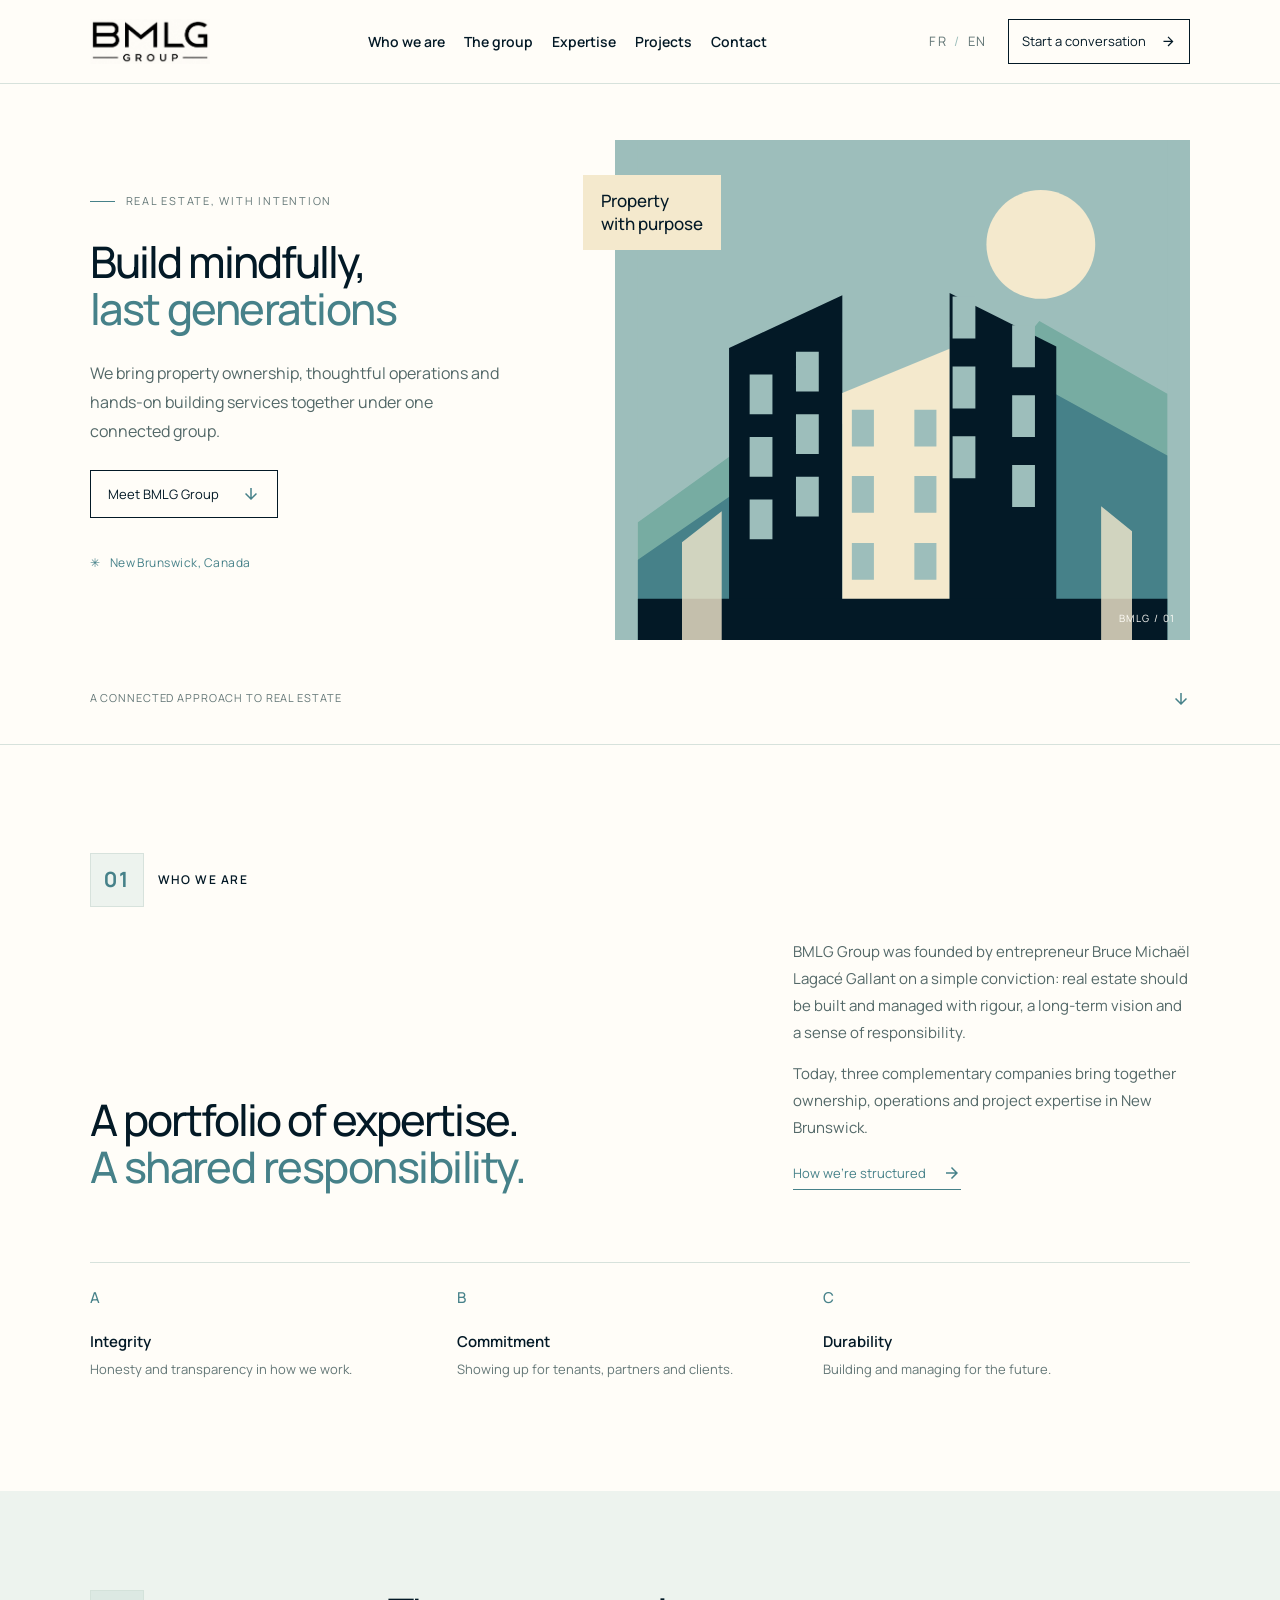
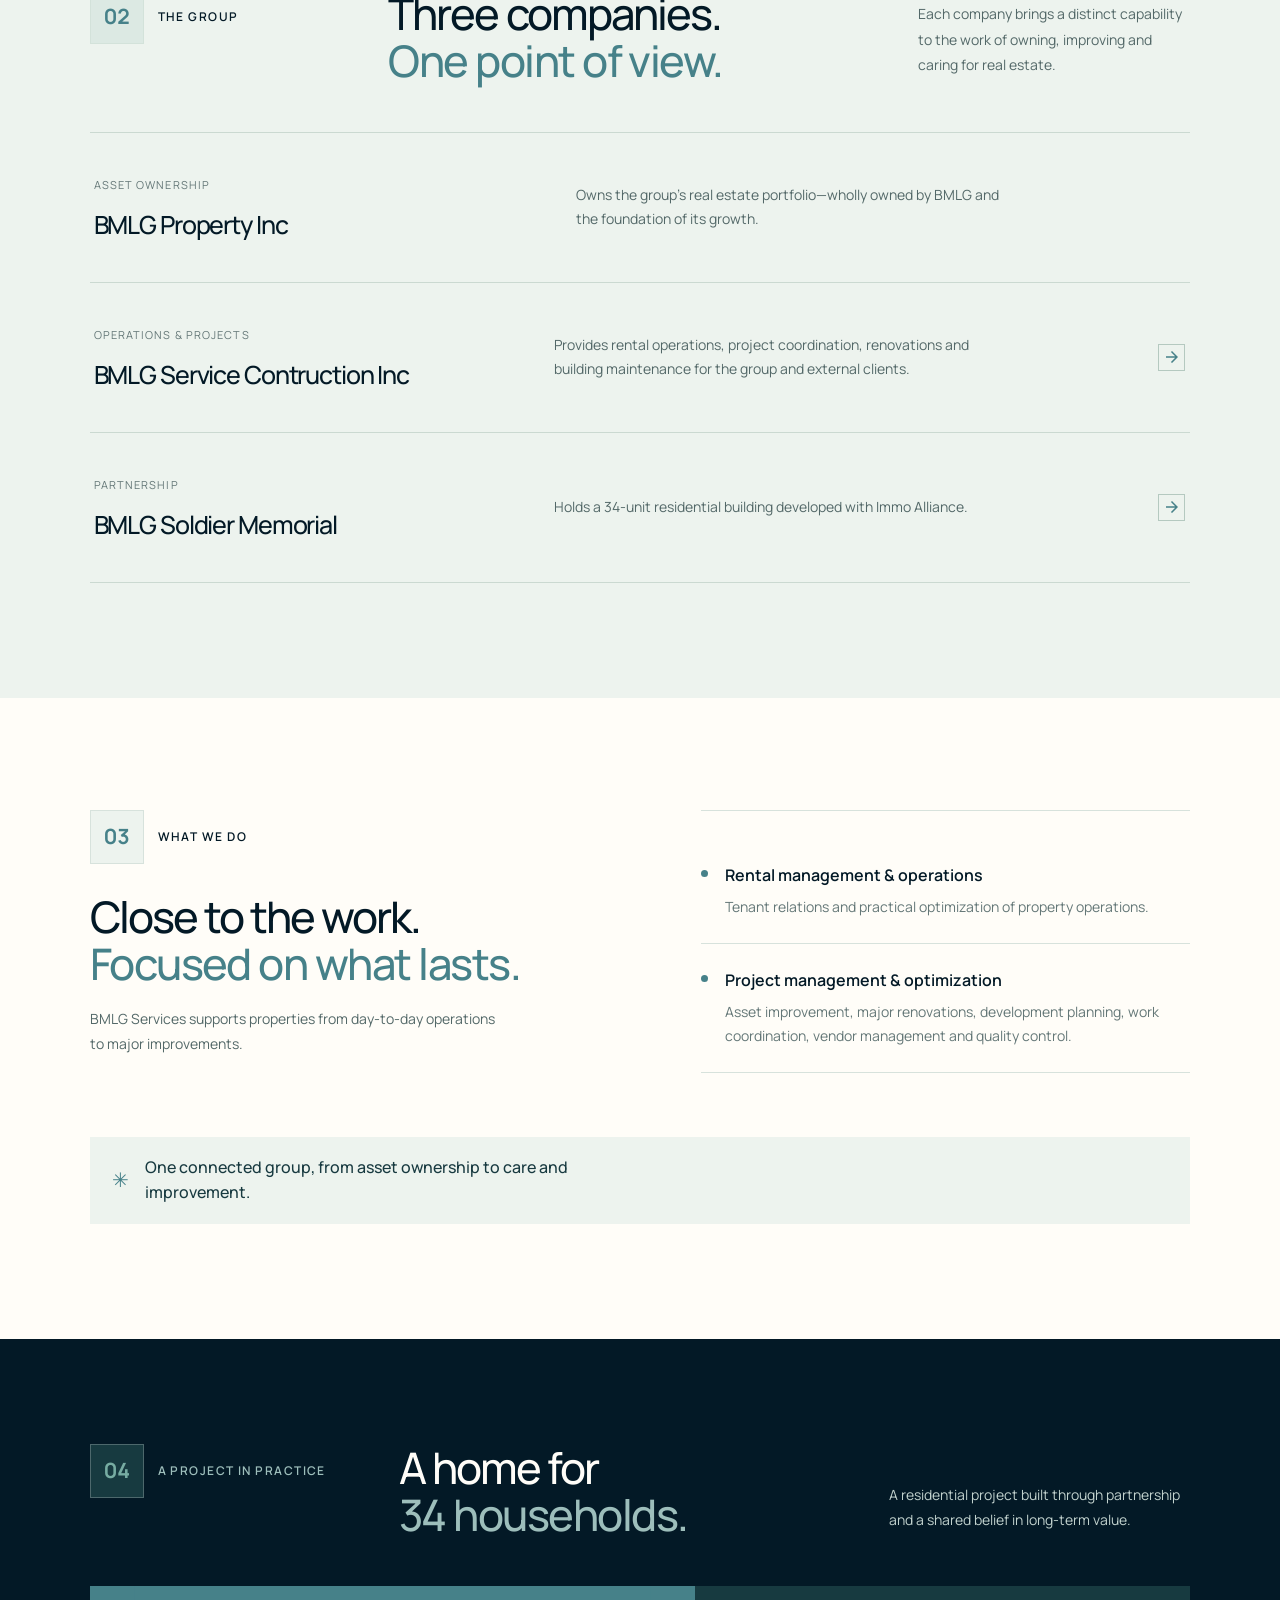
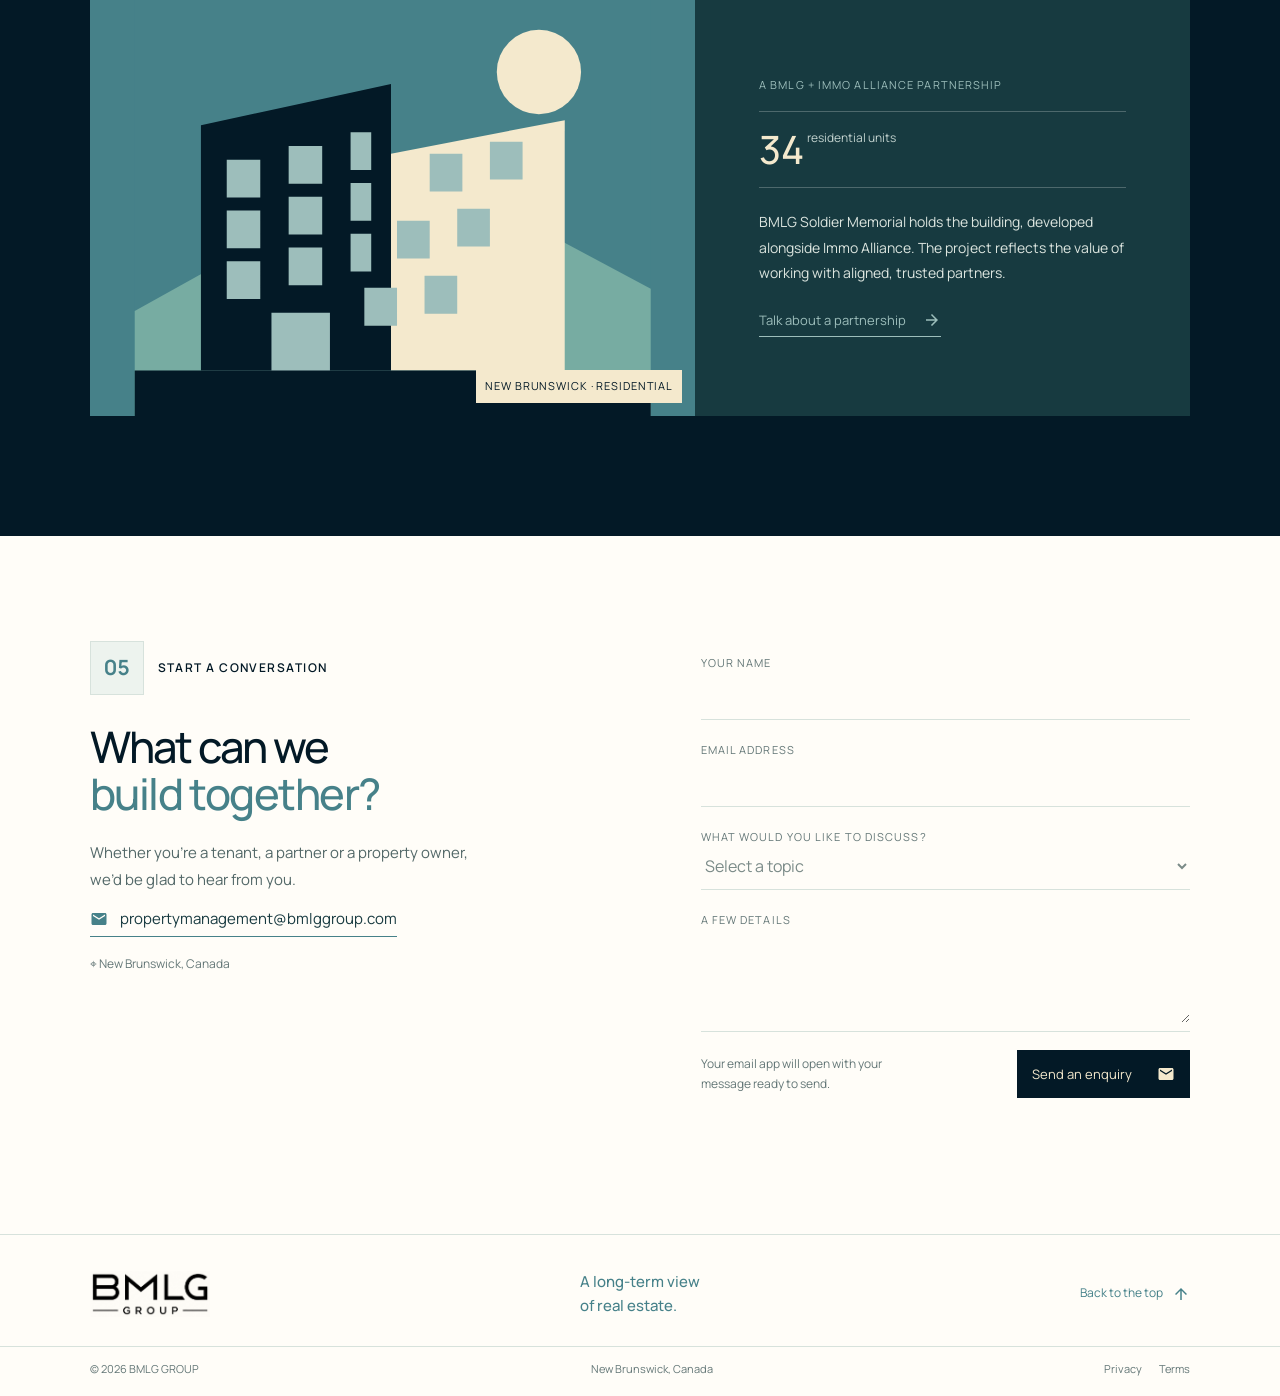
<file: index.html>
<!doctype html>
<html lang="en" data-lang="en">
<head>
  <meta charset="utf-8">
  <meta name="viewport" content="width=device-width, initial-scale=1">
  <meta name="theme-color" content="#031926">
  <meta name="description" content="BMLG Group connects real estate ownership, property operations and building services across New Brunswick.">
  <meta property="og:title" content="BMLG Group | Real estate, built with purpose">
  <meta property="og:description" content="A New Brunswick real estate group with a long-term view.">
  <meta property="og:type" content="website">
  <link rel="canonical" href="https://bmlggroup.com/">
  <link rel="icon" type="image/png" sizes="64x64" href="favicon.png">
  <link rel="stylesheet" href="style.css">
  <script src="app.js" defer></script>
  <title>BMLG Group | Real estate, built with purpose</title>
</head>
<body>
  <a class="skip-link" href="#main" data-en="Skip to content" data-fr="Aller au contenu">Skip to content</a>
  <header class="masthead">
    <a class="wordmark" href="#home" aria-label="BMLG Group home">
      <img class="wordmark-logo" src="logo.png" alt="" width="120" height="46">
    </a>
    <nav class="site-nav" id="site-nav" aria-label="Main navigation">
      <a href="#group" data-en="Who we are" data-fr="Qui nous sommes">Who we are</a>
      <a href="#companies" data-en="The group" data-fr="Le groupe">The group</a>
      <a href="#services" data-en="Expertise" data-fr="Expertises">Expertise</a>
      <a href="#work" data-en="Projects" data-fr="Projets">Projects</a>
      <a href="#contact" data-en="Contact" data-fr="Contact">Contact</a>
    </nav>
    <div class="masthead-actions">
      <button class="language-toggle" type="button" aria-label="Passer en français" aria-pressed="false">FR <span aria-hidden="true">/</span> EN</button>
      <a class="header-contact" href="#contact"><span data-en="Start a conversation" data-fr="Entrer en contact">Start a conversation</span><svg class="icon" aria-hidden="true" focusable="false"><use href="icons/material-icons.svg#arrow-forward"></use></svg></a>
      <button class="menu-toggle" type="button" aria-expanded="false" aria-controls="site-nav" aria-label="Open navigation"><span></span><span></span></button>
    </div>
  </header>

  <main id="main">
    <section class="hero" id="home" aria-labelledby="hero-title">
      <div class="hero-content">
        <p class="kicker"><span class="kicker-line" aria-hidden="true"></span><span data-en="Real estate, with intention" data-fr="L’immobilier, avec intention">Real estate, with intention</span></p>
        <h1 id="hero-title" data-en="Build mindfully,<br><em>last generations</em>" data-fr="Bâtir avec<br><em>vision.</em>">Build mindfully<br>the <em>last generations.</em></h1>
        <p class="hero-summary" data-en="We bring property ownership, thoughtful operations and hands-on building services together under one connected group." data-fr="Nous réunissons la détention immobilière, une gestion réfléchie et des services concrets au sein d’un même groupe.">We bring property ownership, thoughtful operations and hands-on building services together under one connected group.</p>
        <a class="round-link" href="#group"><span data-en="Meet BMLG Group" data-fr="Découvrir BMLG Group">Meet BMLG Group</span><svg class="icon" aria-hidden="true" focusable="false"><use href="icons/material-icons.svg#arrow-downward"></use></svg></a>
        <p class="hero-place"><span aria-hidden="true">✳</span> <span data-en="New Brunswick, Canada" data-fr="New Brunswick, Canada">New Brunswick, Canada</span></p>
      </div>
      <div class="hero-graphic" role="img" aria-label="Abstract illustration of connected buildings" data-en-aria-label="Abstract illustration of connected buildings" data-fr-aria-label="Illustration abstraite d’immeubles reliés">
        <svg viewBox="0 0 720 680" xmlns="http://www.w3.org/2000/svg" aria-hidden="true">
          <rect width="720" height="680" fill="#9dbebb"/>
          <circle cx="548" cy="142" r="74" fill="#f4e9cd"/>
          <path d="M0 520 227 357l155 88 164-199 174 99v335H0Z" fill="#77aca2"/>
          <path d="M0 571 220 419l154 79 168-167 178 98v251H0Z" fill="#468189"/>
          <path d="M124 680V283l154-72v469Z" fill="#031926"/>
          <path d="M278 680V344l146-60v396Z" fill="#f4e9cd"/>
          <path d="M424 680V208l145 73v399Z" fill="#031926"/>
          <path d="M152 319h31v54h-31zm63-31h31v54h-31zm-63 116h31v54h-31zm63-31h31v54h-31zm-63 116h31v54h-31zm63-31h31v54h-31zm161-91h30v50h-30zm-85 0h30v50h-30zm85 90h30v50h-30zm-85 0h30v50h-30zm85 91h30v50h-30zm-85 0h30v50h-30zm218-296h31v57h-31zm-81-39h31v57h-31zm81 134h31v57h-31zm-81-39h31v57h-31zm81 134h31v57h-31zm-81-39h31v57h-31z" fill="#9dbebb"/>
          <path d="M0 624h720v56H0z" fill="#031926"/>
          <path d="M60 680V547l54-42v175zm570 0V498l42 34v148z" fill="#f4e9cd" opacity=".8"/>
        </svg>
        <span class="graphic-stamp" data-en="Property<br>with purpose" data-fr="Bâtir<br>avec sens">Property<br>with purpose</span>
        <span class="graphic-index">BMLG / 01</span>
      </div>
      <div class="hero-bottom"><span data-en="A connected approach to real estate" data-fr="Une approche immobilière intégrée">A connected approach to real estate</span><svg class="icon" aria-hidden="true" focusable="false"><use href="icons/material-icons.svg#arrow-downward"></use></svg></div>
    </section>

    <section class="group section-wrap" id="group" aria-labelledby="group-title">
      <div class="section-rail journey-rail"><span>01</span><span data-en="Who we are" data-fr="Qui nous sommes">Who we are</span></div>
      <div class="group-copy">
        <h2 id="group-title" data-en="A portfolio of expertise.<br><em>A shared responsibility.</em>" data-fr="Des expertises réunies.<br><em>Une responsabilité commune.</em>">A portfolio of expertise.<br><em>A shared responsibility.</em></h2>
        <div class="group-description">
          <p data-en="BMLG Group was founded by entrepreneur Bruce Michaël Lagacé Gallant on a simple conviction: real estate should be built and managed with rigour, a long-term vision and a sense of responsibility." data-fr="BMLG Group est né de la conviction de son fondateur, l’entrepreneur Bruce Michaël Lagacé Gallant : l’immobilier doit être développé et géré avec rigueur, vision à long terme et sens des responsabilités.">BMLG Group was founded by entrepreneur Bruce Michaël Lagacé Gallant on a simple conviction: real estate should be built and managed with rigour, a long-term vision and a sense of responsibility.</p>
          <p data-en="Today, three complementary companies bring together ownership, operations and project expertise in New Brunswick." data-fr="Aujourd’hui, trois sociétés complémentaires réunissent détention, exploitation et expertise de projets au New Brunswick.">Today, three complementary companies bring together ownership, operations and project expertise in New Brunswick.</p>
          <a class="inline-link" href="#companies"><span data-en="How we’re structured" data-fr="Notre structure">How we’re structured</span><svg class="icon" aria-hidden="true" focusable="false"><use href="icons/material-icons.svg#arrow-forward"></use></svg></a>
        </div>
      </div>
      <div class="values-row">
        <article><span class="value-number">A</span><h3 data-en="Integrity" data-fr="Intégrité">Integrity</h3><p data-en="Honesty and transparency in how we work." data-fr="Agir avec honnêteté et transparence.">Honesty and transparency in how we work.</p></article>
        <article><span class="value-number">B</span><h3 data-en="Commitment" data-fr="Engagement">Commitment</h3><p data-en="Showing up for tenants, partners and clients." data-fr="S’investir auprès des locataires, partenaires et clients.">Showing up for tenants, partners and clients.</p></article>
        <article><span class="value-number">C</span><h3 data-en="Durability" data-fr="Durabilité">Durability</h3><p data-en="Building and managing for the future." data-fr="Construire et gérer pour l’avenir.">Building and managing for the future.</p></article>
      </div>
    </section>

    <section class="companies" id="companies" aria-labelledby="companies-title">
      <div class="section-wrap">
        <div class="companies-heading">
          <div class="section-rail journey-rail"><span>02</span><span data-en="The group" data-fr="Le groupe">The group</span></div>
          <h2 id="companies-title" data-en="Three companies.<br><em>One point of view.</em>" data-fr="Trois sociétés.<br><em>Une même vision.</em>">Three companies.<br><em>One point of view.</em></h2>
          <p data-en="Each company brings a distinct capability to the work of owning, improving and caring for real estate." data-fr="Chaque société apporte une expertise distincte à la détention, à la valorisation et à l’entretien des immeubles.">Each company brings a distinct capability to the work of owning, improving and caring for real estate.</p>
        </div>
        <div class="company-list">
          <article class="company-row company-row-static"><div class="company-name"><span class="company-tag" data-en="ASSET OWNERSHIP" data-fr="DÉTENTION D’ACTIFS">ASSET OWNERSHIP</span><h3>BMLG Property Inc</h3></div><p data-en="Owns the group’s real estate portfolio—wholly owned by BMLG and the foundation of its growth." data-fr="Détient le portefeuille immobilier du groupe, entièrement possédé par BMLG et socle de sa croissance.">Owns the group’s real estate portfolio—wholly owned by BMLG and the foundation of its growth.</p></article>
          <article class="company-row"><div class="company-name"><span class="company-tag" data-en="OPERATIONS &amp; PROJECTS" data-fr="EXPLOITATION ET PROJETS">OPERATIONS &amp; PROJECTS</span><h3>BMLG Service Contruction Inc</h3></div><p data-en="Provides rental operations, project coordination, renovations and building maintenance for the group and external clients." data-fr="Offre la gestion locative, la coordination de projets, la rénovation et l’entretien des immeubles, pour le groupe et des clients externes.">Provides rental operations, project coordination, renovations and building maintenance for the group and external clients.</p><a class="row-arrow" href="#services" aria-label="Explore BMLG Services" data-en-aria-label="Explore BMLG Services" data-fr-aria-label="Découvrir BMLG Services"><svg class="icon" aria-hidden="true" focusable="false"><use href="icons/material-icons.svg#arrow-forward"></use></svg></a></article>
          <article class="company-row"><div class="company-name"><span class="company-tag" data-en="PARTNERSHIP" data-fr="PARTENARIAT">PARTNERSHIP</span><h3>BMLG Soldier Memorial</h3></div><p data-en="Holds a 34-unit residential building developed with Immo Alliance." data-fr="Détient un immeuble résidentiel de 34 logements réalisé avec Immo Alliance.">Holds a 34-unit residential building developed with Immo Alliance.</p><a class="row-arrow" href="#work" aria-label="See the residential project" data-en-aria-label="See the residential project" data-fr-aria-label="Voir le projet résidentiel"><svg class="icon" aria-hidden="true" focusable="false"><use href="icons/material-icons.svg#arrow-forward"></use></svg></a></article>
        </div>
      </div>
    </section>

    <section class="expertise section-wrap" id="services" aria-labelledby="services-title">
      <div class="expertise-title">
        <div class="section-rail journey-rail"><span>03</span><span data-en="What we do" data-fr="Nos expertises">What we do</span></div>
        <h2 id="services-title" data-en="Close to the work.<br><em>Focused on what lasts.</em>" data-fr="Au cœur de l’action.<br><em>Axés sur la durabilité.</em>">Close to the work.<br><em>Focused on what lasts.</em></h2>
        <p data-en="BMLG Services supports properties from day-to-day operations to major improvements." data-fr="BMLG Services accompagne les immeubles au quotidien et dans leurs grands projets de valorisation.">BMLG Services supports properties from day-to-day operations to major improvements.</p>
      </div>
      <div class="expertise-items">
        <article><div><h3 data-en="Rental management &amp; operations" data-fr="Gestion locative et exploitation">Rental management &amp; operations</h3><p data-en="Tenant relations and practical optimization of property operations." data-fr="Gestion des locataires et optimisation concrète des opérations.">Tenant relations and practical optimization of property operations.</p></div></article>
        <article><div><h3 data-en="Project management &amp; optimization" data-fr="Gestion de projet et optimisation">Project management &amp; optimization</h3><p data-en="Asset improvement, major renovations, development planning, work coordination, vendor management and quality control." data-fr="Valorisation des actifs, rénovations majeures, planification, coordination des travaux, gestion des fournisseurs et contrôle de la qualité.">Asset improvement, major renovations, development planning, work coordination, vendor management and quality control.</p></div></article>
      </div>
      <div class="expertise-note"><span class="note-symbol" aria-hidden="true">✳</span><p data-en="One connected group, from asset ownership to care and improvement." data-fr="Un groupe intégré, de la détention des actifs à leur entretien et leur valorisation.">One connected group, from asset ownership to care and improvement.</p></div>
    </section>

    <section class="work" id="work" aria-labelledby="work-title">
      <div class="work-inner section-wrap">
        <div class="work-title">
          <div class="section-rail journey-rail"><span>04</span><span data-en="A project in practice" data-fr="Un projet concret">A project in practice</span></div>
          <h2 id="work-title" data-en="A home for<br><em>34 households.</em>" data-fr="Un chez-soi pour<br><em>34 ménages.</em>">A home for<br><em>34 households.</em></h2>
          <p data-en="A residential project built through partnership and a shared belief in long-term value." data-fr="Un projet résidentiel fondé sur un partenariat et une vision commune de la valeur à long terme.">A residential project built through partnership and a shared belief in long-term value.</p>
        </div>
        <div class="work-card">
          <div class="work-art" role="img" aria-label="Geometric illustration of a residential building" data-en-aria-label="Geometric illustration of a residential building" data-fr-aria-label="Illustration géométrique d’un immeuble résidentiel">
            <svg viewBox="0 0 600 500" xmlns="http://www.w3.org/2000/svg" aria-hidden="true">
              <rect width="600" height="500" fill="#468189"/>
              <circle cx="470" cy="100" r="49" fill="#f4e9cd"/>
              <path d="M0 378 140 300l110 50 131-115 219 117v148H0Z" fill="#77aca2"/>
              <path d="M77 447V162l221-48v333Z" fill="#031926"/>
              <path d="M298 447V195l202-39v291Z" fill="#f4e9cd"/>
              <path d="M107 202h39v44h-39zm72-16h39v44h-39zm72-16h24v44h-24zm-144 91h39v44h-39zm72-16h39v44h-39zm72-16h24v44h-24zm-144 91h39v44h-39zm72-16h39v44h-39zm72-16h24v44h-24zm-92 92h68v68h-68zm184-185h38v44h-38zm70-14h38v44h-38zm-108 92h38v44h-38zm70-14h38v44h-38zm-108 92h38v44h-38zm70-14h38v44h-38z" fill="#9dbebb"/>
              <path d="M0 447h600v53H0z" fill="#031926"/>
            </svg>
            <span class="work-art-label" data-en="NEW BRUNSWICK · RESIDENTIAL" data-fr="NEW BRUNSWICK RÉSIDENTIEL">NEW BRUNSWICK · RESIDENTIAL</span>
          </div>
          <div class="work-facts">
            <p class="work-partner" data-en="A BMLG + Immo Alliance partnership" data-fr="Un partenariat BMLG + Immo Alliance">A BMLG + Immo Alliance partnership</p>
            <div class="work-stats"><div><strong>34</strong><span data-en="residential units" data-fr="logements">residential units</span></div></div>
            <p class="work-description" data-en="BMLG Soldier Memorial holds the building, developed alongside Immo Alliance. The project reflects the value of working with aligned, trusted partners." data-fr="BMLG Soldier Memorial détient l’immeuble, réalisé avec Immo Alliance. Ce projet illustre la valeur de partenariats solides entre acteurs qui partagent une même vision.">BMLG Soldier Memorial holds the building, developed alongside Immo Alliance. The project reflects the value of working with aligned, trusted partners.</p>
            <a class="inline-link" href="#contact"><span data-en="Talk about a partnership" data-fr="Discuter d’un partenariat">Talk about a partnership</span><svg class="icon" aria-hidden="true" focusable="false"><use href="icons/material-icons.svg#arrow-forward"></use></svg></a>
          </div>
        </div>
      </div>
    </section>

    <section class="contact section-wrap" id="contact" aria-labelledby="contact-title">
      <div class="contact-copy">
        <div class="section-rail journey-rail"><span>05</span><span data-en="Start a conversation" data-fr="Entrons en contact">Start a conversation</span></div>
        <h2 id="contact-title" data-en="What can we<br><em>build together?</em>" data-fr="Que pouvons-nous<br><em>bâtir ensemble?</em>">What can we<br><em>build together?</em></h2>
        <p data-en="Whether you’re a tenant, a partner or a property owner, we’d be glad to hear from you." data-fr="Que vous soyez locataire, partenaire ou propriétaire, nous serons heureux d’échanger avec vous.">Whether you’re a tenant, a partner or a property owner, we’d be glad to hear from you.</p>
        <a class="contact-address" href="mailto:propertymanagement@bmlggroup.com"><svg class="icon" aria-hidden="true" focusable="false"><use href="icons/material-icons.svg#mail"></use></svg>propertymanagement@bmlggroup.com</a>
        <p class="contact-place">⌖ <span data-en="New Brunswick, Canada" data-fr="New Brunswick, Canada">New Brunswick, Canada</span></p>
      </div>
      <form class="contact-form" id="contact-form">
        <div class="field"><label for="name" data-en="Your name" data-fr="Votre nom">Your name</label><input id="name" name="name" autocomplete="name" required></div>
        <div class="field"><label for="email" data-en="Email address" data-fr="Adresse courriel">Email address</label><input id="email" name="email" type="email" autocomplete="email" required></div>
        <div class="field"><label for="interest" data-en="What would you like to discuss?" data-fr="De quoi souhaitez-vous discuter?">What would you like to discuss?</label><select id="interest" name="interest" required><option value="" selected disabled data-en="Select a topic" data-fr="Choisir un sujet">Select a topic</option><option value="Consultation" data-en="General enquiry" data-fr="Demande générale">General enquiry</option><option value="Property" data-en="Rental or property" data-fr="Location ou immobilier">Rental or property</option><option value="Services" data-en="Property services" data-fr="Services immobiliers">Property services</option><option value="Partnership" data-en="Partnership" data-fr="Partenariat">Partnership</option><option value="Other" data-en="Something else" data-fr="Autre sujet">Something else</option></select></div>
        <div class="field"><label for="message" data-en="A few details" data-fr="Quelques détails">A few details</label><textarea id="message" name="message" rows="3" required></textarea></div>
        <div class="form-actions"><p data-en="Your email app will open with your message ready to send." data-fr="Votre application de courriel s’ouvrira avec votre message prêt à envoyer.">Your email app will open with your message ready to send.</p><button class="submit-button" type="submit"><span data-en="Send an enquiry" data-fr="Envoyer une demande">Send an enquiry</span><svg class="icon" aria-hidden="true" focusable="false"><use href="icons/material-icons.svg#mail"></use></svg></button></div>
        <p class="form-status" id="form-status" role="status" aria-live="polite"></p>
      </form>
    </section>
  </main>

  <footer class="footer">
    <div class="footer-main section-wrap"><a class="wordmark footer-wordmark" href="#home" aria-label="BMLG Group home"><img class="wordmark-logo" src="logo.png" alt="" width="120" height="46"></a><p data-en="A long-term view<br>of real estate." data-fr="Une vision durable<br>de l’immobilier.">A long-term view<br>of real estate.</p><a class="back-top" href="#home"><span data-en="Back to the top" data-fr="Retour en haut">Back to the top</span><svg class="icon" aria-hidden="true" focusable="false"><use href="icons/material-icons.svg#arrow-upward"></use></svg></a></div>
    <div class="footer-bottom section-wrap"><span>© <span id="year"></span> BMLG GROUP</span><span data-en="New Brunswick, Canada" data-fr="New Brunswick, Canada">New Brunswick, Canada</span><nav aria-label="Legal"><a href="privacy-policy.html" data-en="Privacy" data-fr="Confidentialité">Privacy</a><a href="terms-of-service.html" data-en="Terms" data-fr="Conditions">Terms</a></nav></div>
  </footer>
</body>
</html>
</file>
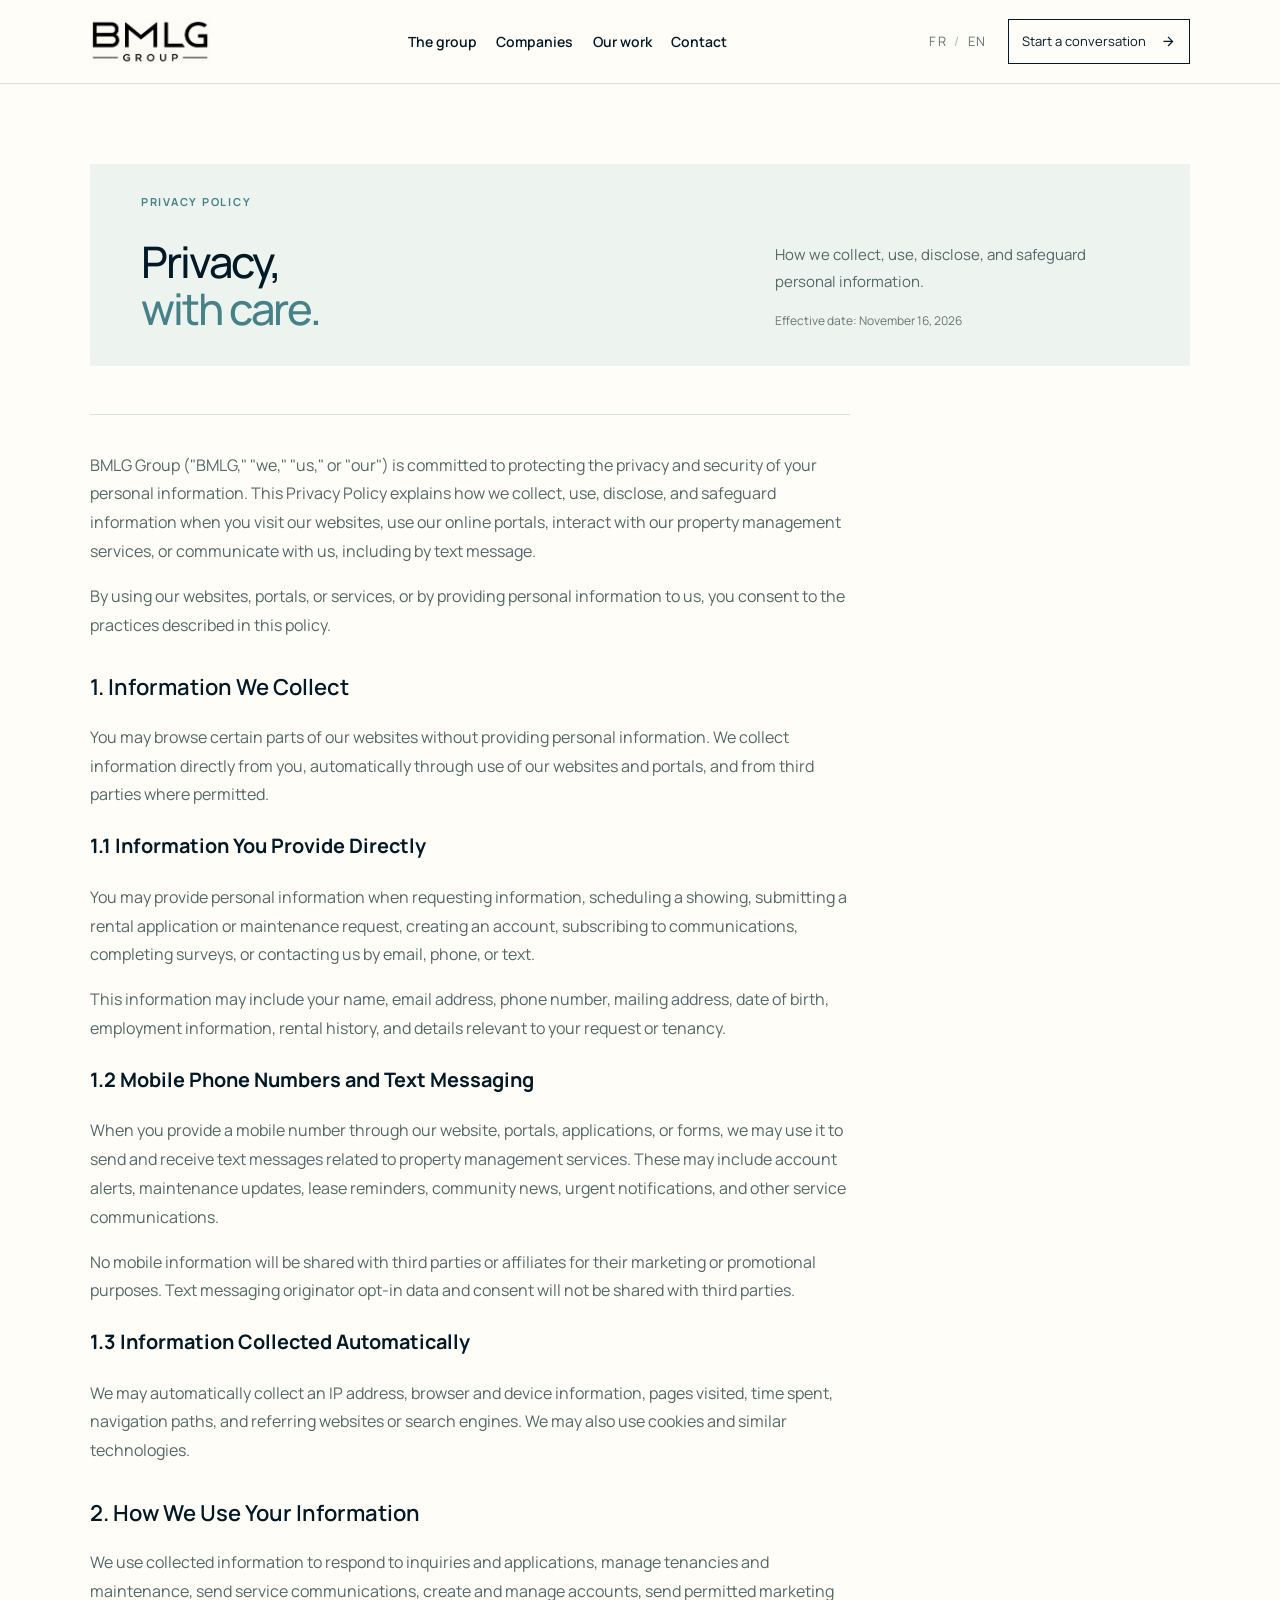
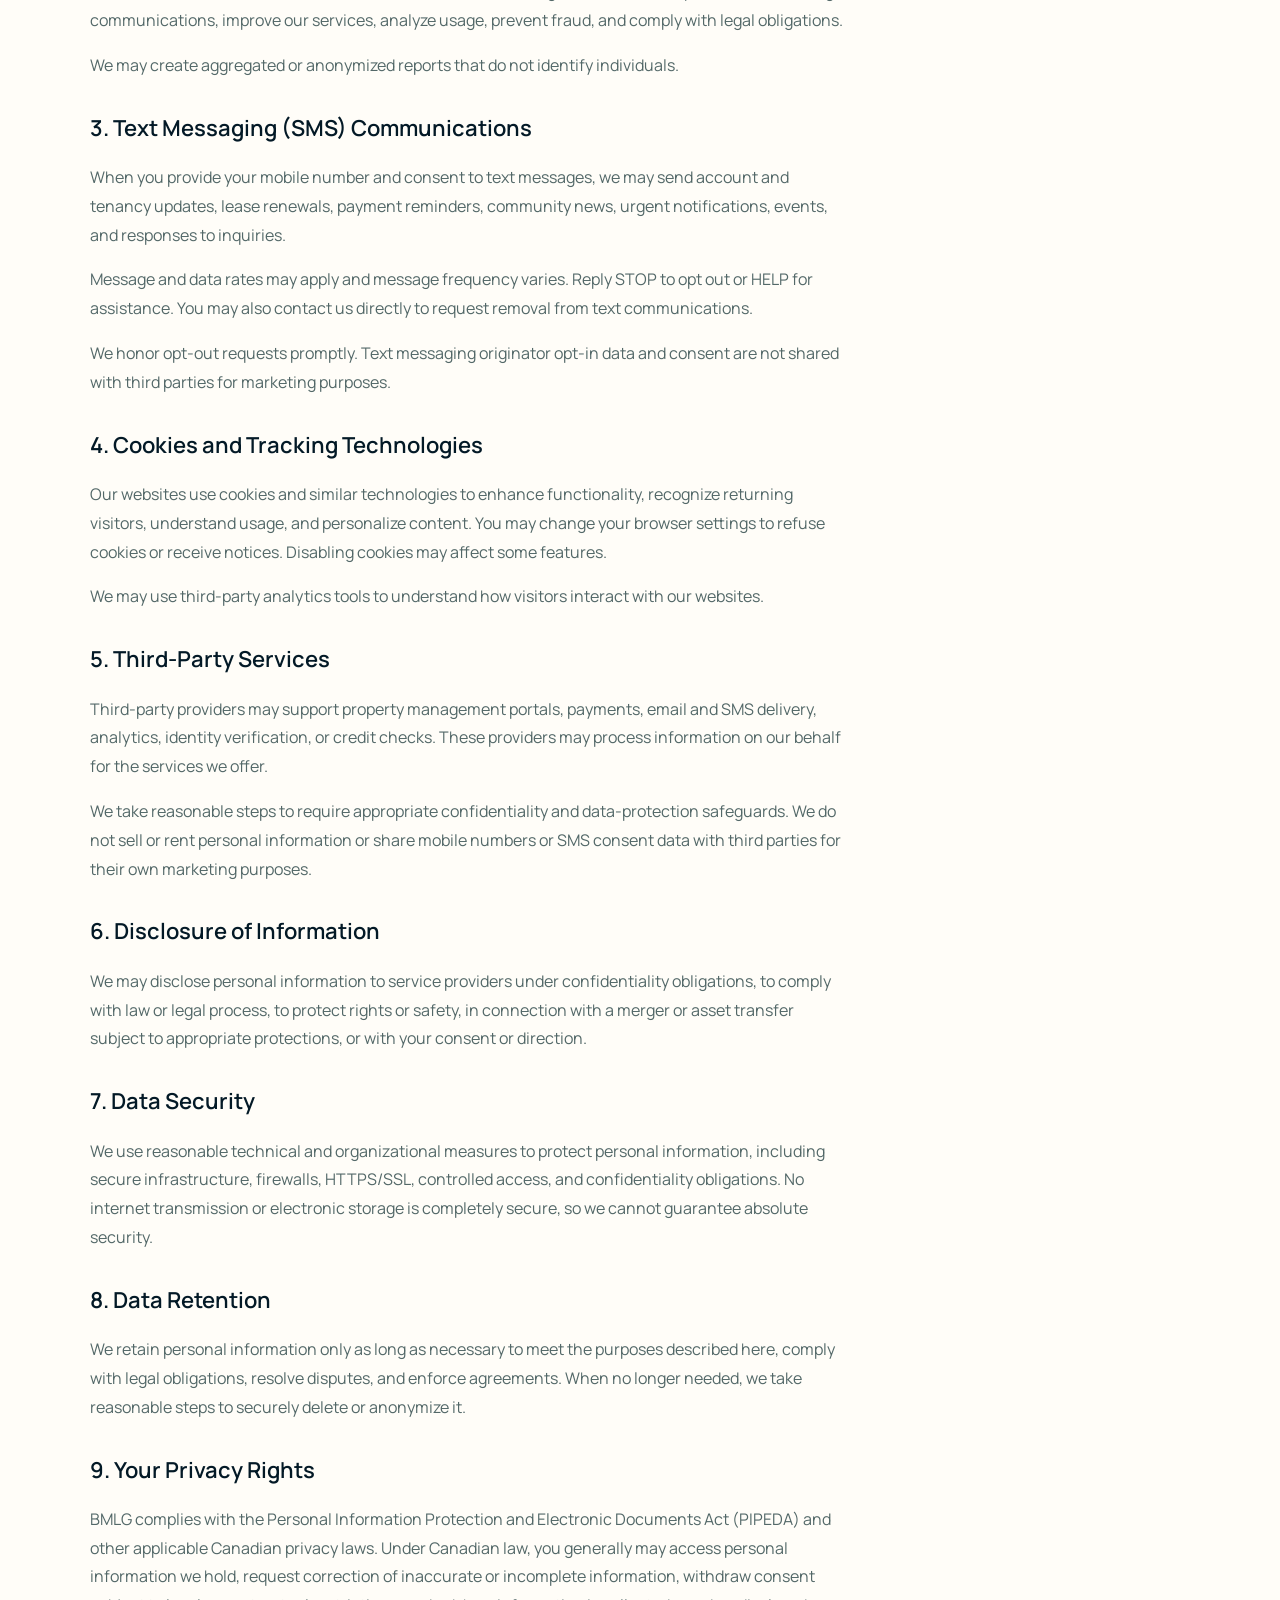
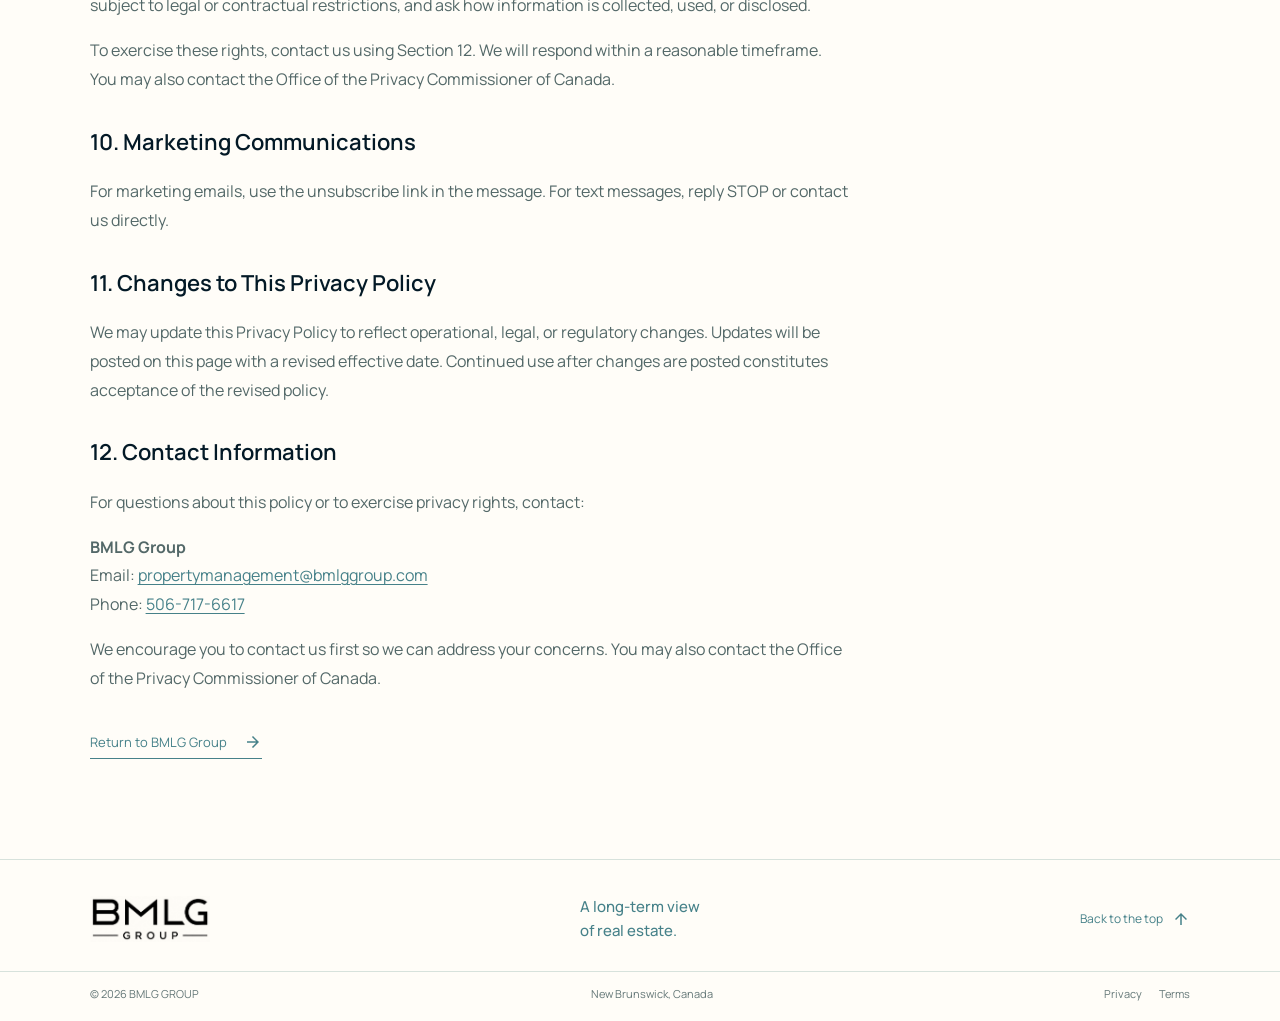
<file: privacy-policy.html>
<!doctype html>
<html lang="en" data-lang="en">
<head>
  <meta charset="utf-8">
  <meta name="viewport" content="width=device-width, initial-scale=1">
  <meta name="theme-color" content="#031926">
  <meta name="description" content="How BMLG Group collects, uses, discloses, and safeguards personal information.">
  <link rel="canonical" href="https://bmlggroup.com/privacy-policy.html">
  <link rel="icon" type="image/png" sizes="64x64" href="favicon.png">
  <link rel="stylesheet" href="style.css">
  <script src="app.js" defer></script>
  <title>Privacy | BMLG Group</title>
</head>
<body class="legal-privacy">
  <a class="skip-link" href="#main" data-en="Skip to content" data-fr="Aller au contenu">Skip to content</a>
  <header class="masthead">
    <a class="wordmark" href="index.html" aria-label="BMLG Group home"><img class="wordmark-logo" src="logo.png" alt="" width="120" height="46"></a>
    <nav class="site-nav" id="site-nav" aria-label="Main navigation">
      <a href="index.html#group" data-en="The group" data-fr="Le groupe">The group</a>
      <a href="index.html#companies" data-en="Companies" data-fr="Sociétés">Companies</a>
      <a href="index.html#work" data-en="Our work" data-fr="Nos projets">Our work</a>
      <a href="index.html#contact" data-en="Contact" data-fr="Contact">Contact</a>
    </nav>
    <div class="masthead-actions">
      <button class="language-toggle" type="button" aria-label="Passer en français" aria-pressed="false">FR <span aria-hidden="true">/</span> EN</button>
      <a class="header-contact" href="index.html#contact"><span data-en="Start a conversation" data-fr="Entrer en contact">Start a conversation</span><svg class="icon" aria-hidden="true" focusable="false"><use href="icons/material-icons.svg#arrow-forward"></use></svg></a>
      <button class="menu-toggle" type="button" aria-expanded="false" aria-controls="site-nav" aria-label="Open navigation"><span></span><span></span></button>
    </div>
  </header>
  <main class="legal-main" id="main">
    <div class="legal-intro">
      <div class="section-rail"><span data-en="Privacy Policy" data-fr="Confidentialité">Privacy Policy</span></div>
      <div class="legal-heading">
        <h1 data-en="Privacy,<br><em>with care.</em>" data-fr="Vos renseignements,<br><em>avec soin.</em>">Privacy,<br><em>with care.</em></h1>
        <div class="legal-summary">
          <p data-en="How we collect, use, disclose, and safeguard personal information." data-fr="Comment nous recueillons, utilisons, divulguons et protégeons les renseignements personnels.">How we collect, use, disclose, and safeguard personal information.</p>
          <p class="legal-updated"><span data-en="Effective date: " data-fr="Date d’entrée en vigueur : ">Effective date: </span><time datetime="2026-11-16" data-en="November 16, 2026" data-fr="16 novembre 2026">November 16, 2026</time></p>
        </div>
      </div>
    </div>
    <div class="legal-content">
      <p data-en="BMLG Group (&quot;BMLG,&quot; &quot;we,&quot; &quot;us,&quot; or &quot;our&quot;) is committed to protecting the privacy and security of your personal information. This Privacy Policy explains how we collect, use, disclose, and safeguard information when you visit our websites, use our online portals, interact with our property management services, or communicate with us, including by text message." data-fr="BMLG Group (« BMLG », « nous » ou « notre ») s’engage à protéger la confidentialité et la sécurité de vos renseignements personnels. La présente Politique de confidentialité explique comment nous recueillons, utilisons, divulguons et protégeons les renseignements lorsque vous consultez nos sites Web, utilisez nos portails en ligne, interagissez avec nos services de gestion immobilière ou communiquez avec nous, notamment par message texte.">BMLG Group ("BMLG," "we," "us," or "our") is committed to protecting the privacy and security of your personal information. This Privacy Policy explains how we collect, use, disclose, and safeguard information when you visit our websites, use our online portals, interact with our property management services, or communicate with us, including by text message.</p>
      <p data-en="By using our websites, portals, or services, or by providing personal information to us, you consent to the practices described in this policy." data-fr="En utilisant nos sites Web, nos portails ou nos services, ou en nous fournissant des renseignements personnels, vous consentez aux pratiques décrites dans la présente politique.">By using our websites, portals, or services, or by providing personal information to us, you consent to the practices described in this policy.</p>
      <h2 data-en="1. Information We Collect" data-fr="1. Renseignements recueillis">1. Information We Collect</h2>
      <p data-en="You may browse certain parts of our websites without providing personal information. We collect information directly from you, automatically through use of our websites and portals, and from third parties where permitted." data-fr="Vous pouvez consulter certaines parties de nos sites Web sans fournir de renseignements personnels. Nous recueillons des renseignements directement auprès de vous, automatiquement lorsque vous utilisez nos sites Web et portails, et auprès de tiers lorsque cela est permis.">You may browse certain parts of our websites without providing personal information. We collect information directly from you, automatically through use of our websites and portals, and from third parties where permitted.</p>
      <h3 data-en="1.1 Information You Provide Directly" data-fr="1.1 Renseignements fournis directement">1.1 Information You Provide Directly</h3>
      <p data-en="You may provide personal information when requesting information, scheduling a showing, submitting a rental application or maintenance request, creating an account, subscribing to communications, completing surveys, or contacting us by email, phone, or text." data-fr="Vous pouvez fournir des renseignements personnels lorsque vous demandez des renseignements, planifiez une visite, soumettez une demande de location ou d’entretien, créez un compte, vous abonnez à des communications, remplissez un sondage ou communiquez avec nous par courriel, téléphone ou message texte.">You may provide personal information when requesting information, scheduling a showing, submitting a rental application or maintenance request, creating an account, subscribing to communications, completing surveys, or contacting us by email, phone, or text.</p>
      <p data-en="This information may include your name, email address, phone number, mailing address, date of birth, employment information, rental history, and details relevant to your request or tenancy." data-fr="Ces renseignements peuvent comprendre votre nom, adresse courriel, numéro de téléphone, adresse postale, date de naissance, renseignements sur l’emploi, historique locatif et autres détails pertinents à votre demande ou à votre location.">This information may include your name, email address, phone number, mailing address, date of birth, employment information, rental history, and details relevant to your request or tenancy.</p>
      <h3 data-en="1.2 Mobile Phone Numbers and Text Messaging" data-fr="1.2 Numéros de téléphone mobile et messagerie texte">1.2 Mobile Phone Numbers and Text Messaging</h3>
      <p data-en="When you provide a mobile number through our website, portals, applications, or forms, we may use it to send and receive text messages related to property management services. These may include account alerts, maintenance updates, lease reminders, community news, urgent notifications, and other service communications." data-fr="Lorsque vous fournissez un numéro de téléphone mobile sur notre site Web, dans nos portails, demandes ou formulaires, nous pouvons l’utiliser pour envoyer et recevoir des messages texte liés aux services de gestion immobilière. Ceux-ci peuvent comprendre des alertes de compte, des mises à jour d’entretien, des rappels de bail, des nouvelles communautaires, des avis urgents et d’autres communications de service.">When you provide a mobile number through our website, portals, applications, or forms, we may use it to send and receive text messages related to property management services. These may include account alerts, maintenance updates, lease reminders, community news, urgent notifications, and other service communications.</p>
      <p data-en="No mobile information will be shared with third parties or affiliates for their marketing or promotional purposes. Text messaging originator opt-in data and consent will not be shared with third parties." data-fr="Aucun renseignement mobile ne sera communiqué à des tiers ou à des sociétés affiliées à des fins marketing ou promotionnelles. Les données d’inscription à l’origine des messages texte et le consentement correspondant ne seront communiqués à aucun tiers.">No mobile information will be shared with third parties or affiliates for their marketing or promotional purposes. Text messaging originator opt-in data and consent will not be shared with third parties.</p>
      <h3 data-en="1.3 Information Collected Automatically" data-fr="1.3 Renseignements recueillis automatiquement">1.3 Information Collected Automatically</h3>
      <p data-en="We may automatically collect an IP address, browser and device information, pages visited, time spent, navigation paths, and referring websites or search engines. We may also use cookies and similar technologies." data-fr="Nous pouvons recueillir automatiquement une adresse IP, des renseignements sur le navigateur et l’appareil, les pages consultées, la durée de visite, les chemins de navigation, ainsi que les sites Web ou moteurs de recherche référents. Nous pouvons aussi utiliser des témoins et technologies similaires.">We may automatically collect an IP address, browser and device information, pages visited, time spent, navigation paths, and referring websites or search engines. We may also use cookies and similar technologies.</p>
      <h2 data-en="2. How We Use Your Information" data-fr="2. Utilisation de vos renseignements">2. How We Use Your Information</h2>
      <p data-en="We use collected information to respond to inquiries and applications, manage tenancies and maintenance, send service communications, create and manage accounts, send permitted marketing communications, improve our services, analyze usage, prevent fraud, and comply with legal obligations." data-fr="Nous utilisons les renseignements recueillis pour répondre aux demandes et aux candidatures, gérer les locations et l’entretien, envoyer des communications de service, créer et gérer des comptes, envoyer des communications marketing permises, améliorer nos services, analyser l’utilisation, prévenir la fraude et respecter nos obligations légales.">We use collected information to respond to inquiries and applications, manage tenancies and maintenance, send service communications, create and manage accounts, send permitted marketing communications, improve our services, analyze usage, prevent fraud, and comply with legal obligations.</p>
      <p data-en="We may create aggregated or anonymized reports that do not identify individuals." data-fr="Nous pouvons produire des rapports agrégés ou anonymisés qui ne permettent pas d’identifier une personne.">We may create aggregated or anonymized reports that do not identify individuals.</p>
      <h2 data-en="3. Text Messaging (SMS) Communications" data-fr="3. Communications par messagerie texte (SMS)">3. Text Messaging (SMS) Communications</h2>
      <p data-en="When you provide your mobile number and consent to text messages, we may send account and tenancy updates, lease renewals, payment reminders, community news, urgent notifications, events, and responses to inquiries." data-fr="Lorsque vous fournissez votre numéro de téléphone mobile et consentez à recevoir des messages texte, nous pouvons envoyer des mises à jour de compte ou de location, des avis de renouvellement de bail, des rappels de paiement, des nouvelles communautaires, des avis urgents, des renseignements sur des événements et des réponses à vos demandes.">When you provide your mobile number and consent to text messages, we may send account and tenancy updates, lease renewals, payment reminders, community news, urgent notifications, events, and responses to inquiries.</p>
      <p data-en="Message and data rates may apply and message frequency varies. Reply STOP to opt out or HELP for assistance. You may also contact us directly to request removal from text communications." data-fr="Des frais de messagerie et de données peuvent s’appliquer et la fréquence des messages varie. Répondez STOP pour vous désabonner ou HELP pour obtenir de l’aide. Vous pouvez aussi nous contacter directement pour demander votre retrait des communications texte.">Message and data rates may apply and message frequency varies. Reply STOP to opt out or HELP for assistance. You may also contact us directly to request removal from text communications.</p>
      <p data-en="We honor opt-out requests promptly. Text messaging originator opt-in data and consent are not shared with third parties for marketing purposes." data-fr="Nous honorons rapidement les demandes de désabonnement. Les données d’inscription à l’origine des messages texte et le consentement correspondant ne sont pas communiqués à des tiers à des fins marketing.">We honor opt-out requests promptly. Text messaging originator opt-in data and consent are not shared with third parties for marketing purposes.</p>
      <h2 data-en="4. Cookies and Tracking Technologies" data-fr="4. Témoins et technologies de suivi">4. Cookies and Tracking Technologies</h2>
      <p data-en="Our websites use cookies and similar technologies to enhance functionality, recognize returning visitors, understand usage, and personalize content. You may change your browser settings to refuse cookies or receive notices. Disabling cookies may affect some features." data-fr="Nos sites Web utilisent des témoins et technologies similaires pour améliorer les fonctions, reconnaître les visiteurs récurrents, comprendre l’utilisation et personnaliser le contenu. Vous pouvez modifier les paramètres de votre navigateur pour refuser les témoins ou recevoir des avis. Leur désactivation peut affecter certaines fonctions.">Our websites use cookies and similar technologies to enhance functionality, recognize returning visitors, understand usage, and personalize content. You may change your browser settings to refuse cookies or receive notices. Disabling cookies may affect some features.</p>
      <p data-en="We may use third-party analytics tools to understand how visitors interact with our websites." data-fr="Nous pouvons utiliser des outils d’analyse tiers pour comprendre comment les visiteurs utilisent nos sites Web.">We may use third-party analytics tools to understand how visitors interact with our websites.</p>
      <h2 data-en="5. Third-Party Services" data-fr="5. Services tiers">5. Third-Party Services</h2>
      <p data-en="Third-party providers may support property management portals, payments, email and SMS delivery, analytics, identity verification, or credit checks. These providers may process information on our behalf for the services we offer." data-fr="Des fournisseurs tiers peuvent prendre en charge les portails de gestion immobilière, les paiements, l’envoi de courriels et de SMS, les analyses, la vérification d’identité ou les vérifications de crédit. Ces fournisseurs peuvent traiter des renseignements en notre nom pour les services que nous offrons.">Third-party providers may support property management portals, payments, email and SMS delivery, analytics, identity verification, or credit checks. These providers may process information on our behalf for the services we offer.</p>
      <p data-en="We take reasonable steps to require appropriate confidentiality and data-protection safeguards. We do not sell or rent personal information or share mobile numbers or SMS consent data with third parties for their own marketing purposes." data-fr="Nous prenons des mesures raisonnables pour exiger des garanties appropriées de confidentialité et de protection des données. Nous ne vendons ni ne louons de renseignements personnels et ne communiquons pas les numéros mobiles ni les consentements SMS à des tiers à leurs propres fins marketing.">We take reasonable steps to require appropriate confidentiality and data-protection safeguards. We do not sell or rent personal information or share mobile numbers or SMS consent data with third parties for their own marketing purposes.</p>
      <h2 data-en="6. Disclosure of Information" data-fr="6. Divulgation des renseignements">6. Disclosure of Information</h2>
      <p data-en="We may disclose personal information to service providers under confidentiality obligations, to comply with law or legal process, to protect rights or safety, in connection with a merger or asset transfer subject to appropriate protections, or with your consent or direction." data-fr="Nous pouvons divulguer des renseignements personnels à des fournisseurs de services liés par des obligations de confidentialité, pour respecter une loi ou procédure juridique, pour protéger des droits ou la sécurité, dans le cadre d’une fusion ou d’un transfert d’actifs assorti de protections appropriées, ou avec votre consentement ou à votre demande.">We may disclose personal information to service providers under confidentiality obligations, to comply with law or legal process, to protect rights or safety, in connection with a merger or asset transfer subject to appropriate protections, or with your consent or direction.</p>
      <h2 data-en="7. Data Security" data-fr="7. Sécurité des données">7. Data Security</h2>
      <p data-en="We use reasonable technical and organizational measures to protect personal information, including secure infrastructure, firewalls, HTTPS/SSL, controlled access, and confidentiality obligations. No internet transmission or electronic storage is completely secure, so we cannot guarantee absolute security." data-fr="Nous utilisons des mesures techniques et organisationnelles raisonnables pour protéger les renseignements personnels, notamment une infrastructure sécurisée, des pare-feu, HTTPS/SSL, un accès contrôlé et des obligations de confidentialité. Aucun transfert sur Internet ni stockage électronique n’est entièrement sécurisé; nous ne pouvons donc garantir une sécurité absolue.">We use reasonable technical and organizational measures to protect personal information, including secure infrastructure, firewalls, HTTPS/SSL, controlled access, and confidentiality obligations. No internet transmission or electronic storage is completely secure, so we cannot guarantee absolute security.</p>
      <h2 data-en="8. Data Retention" data-fr="8. Conservation des données">8. Data Retention</h2>
      <p data-en="We retain personal information only as long as necessary to meet the purposes described here, comply with legal obligations, resolve disputes, and enforce agreements. When no longer needed, we take reasonable steps to securely delete or anonymize it." data-fr="Nous conservons les renseignements personnels uniquement aussi longtemps que nécessaire pour atteindre les objectifs décrits ici, respecter nos obligations légales, régler les différends et faire respecter les ententes. Lorsqu’ils ne sont plus nécessaires, nous prenons des mesures raisonnables pour les supprimer ou les anonymiser de façon sécuritaire.">We retain personal information only as long as necessary to meet the purposes described here, comply with legal obligations, resolve disputes, and enforce agreements. When no longer needed, we take reasonable steps to securely delete or anonymize it.</p>
      <h2 data-en="9. Your Privacy Rights" data-fr="9. Vos droits en matière de confidentialité">9. Your Privacy Rights</h2>
      <p data-en="BMLG complies with the Personal Information Protection and Electronic Documents Act (PIPEDA) and other applicable Canadian privacy laws. Under Canadian law, you generally may access personal information we hold, request correction of inaccurate or incomplete information, withdraw consent subject to legal or contractual restrictions, and ask how information is collected, used, or disclosed." data-fr="BMLG respecte la Loi sur la protection des renseignements personnels et les documents électroniques (LPRPDE) et les autres lois canadiennes applicables en matière de confidentialité. En vertu du droit canadien, vous pouvez généralement accéder aux renseignements personnels que nous détenons, demander la correction de renseignements inexacts ou incomplets, retirer votre consentement sous réserve de restrictions légales ou contractuelles, et demander comment les renseignements sont recueillis, utilisés ou divulgués.">BMLG complies with the Personal Information Protection and Electronic Documents Act (PIPEDA) and other applicable Canadian privacy laws. Under Canadian law, you generally may access personal information we hold, request correction of inaccurate or incomplete information, withdraw consent subject to legal or contractual restrictions, and ask how information is collected, used, or disclosed.</p>
      <p data-en="To exercise these rights, contact us using Section 12. We will respond within a reasonable timeframe. You may also contact the Office of the Privacy Commissioner of Canada." data-fr="Pour exercer ces droits, communiquez avec nous selon les coordonnées de la section 12. Nous répondrons dans un délai raisonnable. Vous pouvez aussi contacter le Commissariat à la protection de la vie privée du Canada.">To exercise these rights, contact us using Section 12. We will respond within a reasonable timeframe. You may also contact the Office of the Privacy Commissioner of Canada.</p>
      <h2 data-en="10. Marketing Communications" data-fr="10. Communications marketing">10. Marketing Communications</h2>
      <p data-en="For marketing emails, use the unsubscribe link in the message. For text messages, reply STOP or contact us directly." data-fr="Pour les courriels marketing, utilisez le lien de désabonnement inclus dans le message. Pour les messages texte, répondez STOP ou communiquez directement avec nous.">For marketing emails, use the unsubscribe link in the message. For text messages, reply STOP or contact us directly.</p>
      <h2 data-en="11. Changes to This Privacy Policy" data-fr="11. Modifications de la présente politique">11. Changes to This Privacy Policy</h2>
      <p data-en="We may update this Privacy Policy to reflect operational, legal, or regulatory changes. Updates will be posted on this page with a revised effective date. Continued use after changes are posted constitutes acceptance of the revised policy." data-fr="Nous pouvons mettre à jour la présente politique pour tenir compte de changements opérationnels, juridiques ou réglementaires. Les mises à jour seront publiées sur cette page avec une date d’entrée en vigueur modifiée. L’utilisation continue après la publication des modifications constitue une acceptation de la politique révisée.">We may update this Privacy Policy to reflect operational, legal, or regulatory changes. Updates will be posted on this page with a revised effective date. Continued use after changes are posted constitutes acceptance of the revised policy.</p>
      <h2 data-en="12. Contact Information" data-fr="12. Coordonnées">12. Contact Information</h2>
      <p data-en="For questions about this policy or to exercise privacy rights, contact:" data-fr="Pour toute question concernant cette politique ou pour exercer vos droits en matière de confidentialité, communiquez avec :">For questions about this policy or to exercise privacy rights, contact:</p>
      <p><strong>BMLG Group</strong><br><span data-en="Email: " data-fr="Courriel : ">Email: </span><a href="mailto:propertymanagement@bmlggroup.com">propertymanagement@bmlggroup.com</a><br><span data-en="Phone: " data-fr="Téléphone : ">Phone: </span><a href="tel:+15067176617">506-717-6617</a></p>
      <p data-en="We encourage you to contact us first so we can address your concerns. You may also contact the Office of the Privacy Commissioner of Canada." data-fr="Nous vous encourageons à communiquer avec nous d’abord afin que nous puissions traiter vos préoccupations. Vous pouvez aussi contacter le Commissariat à la protection de la vie privée du Canada.">We encourage you to contact us first so we can address your concerns. You may also contact the Office of the Privacy Commissioner of Canada.</p>
    </div>
    <a class="inline-link legal-back" href="index.html"><span data-en="Return to BMLG Group" data-fr="Retour à BMLG Group">Return to BMLG Group</span><svg class="icon" aria-hidden="true" focusable="false"><use href="icons/material-icons.svg#arrow-forward"></use></svg></a>
  </main>
  <footer class="footer">
    <div class="footer-main section-wrap">
      <a class="wordmark footer-wordmark" href="index.html" aria-label="BMLG Group home"><img class="wordmark-logo" src="logo.png" alt="" width="120" height="46"></a>
      <p data-en="A long-term view<br>of real estate." data-fr="Une vision durable<br>de l’immobilier.">A long-term view<br>of real estate.</p>
      <a class="back-top" href="#main"><span data-en="Back to the top" data-fr="Retour en haut">Back to the top</span><svg class="icon" aria-hidden="true" focusable="false"><use href="icons/material-icons.svg#arrow-upward"></use></svg></a>
    </div>
    <div class="footer-bottom section-wrap">
      <span>© <span id="year"></span> BMLG GROUP</span>
      <span data-en="New Brunswick, Canada" data-fr="New Brunswick, Canada">New Brunswick, Canada</span>
      <nav aria-label="Legal"><a href="privacy-policy.html" aria-current="page" data-en="Privacy" data-fr="Confidentialité">Privacy</a><a href="terms-of-service.html" data-en="Terms" data-fr="Conditions">Terms</a></nav>
    </div>
  </footer>
</body>
</html>
</file>
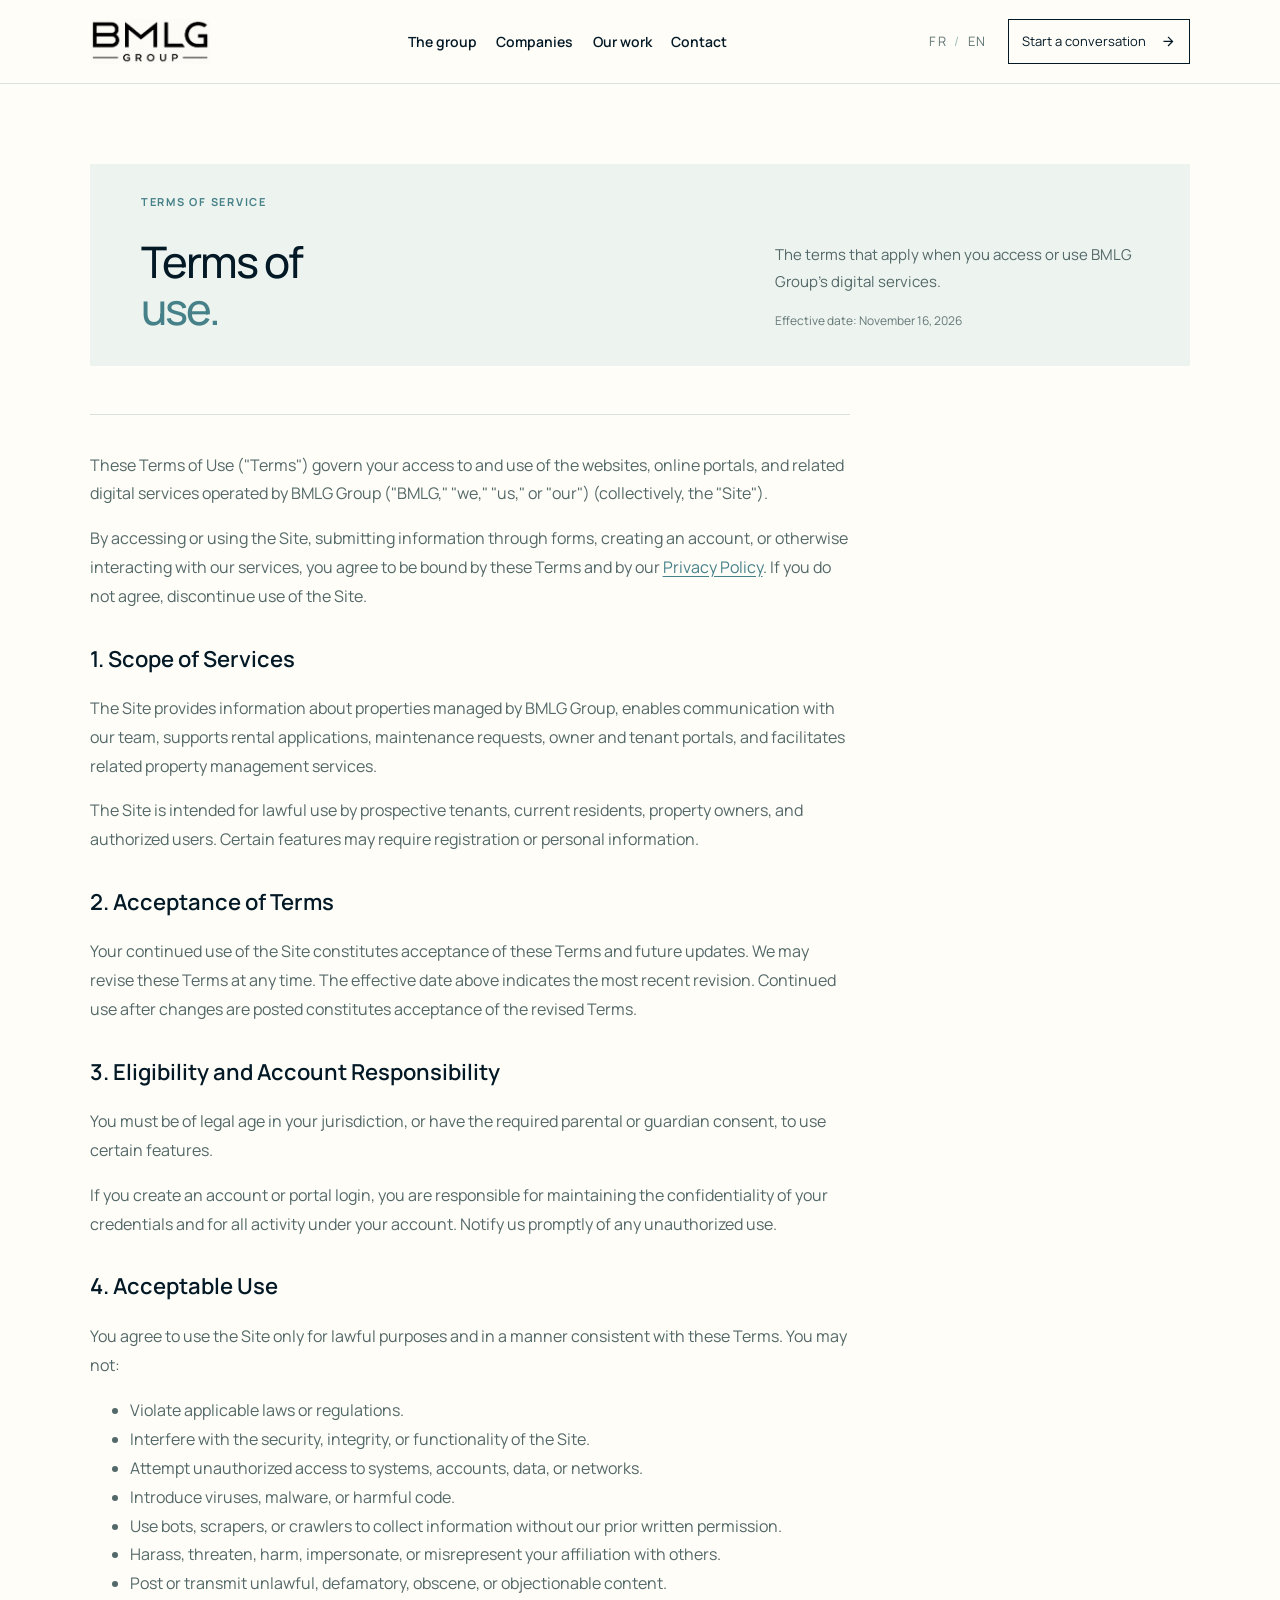
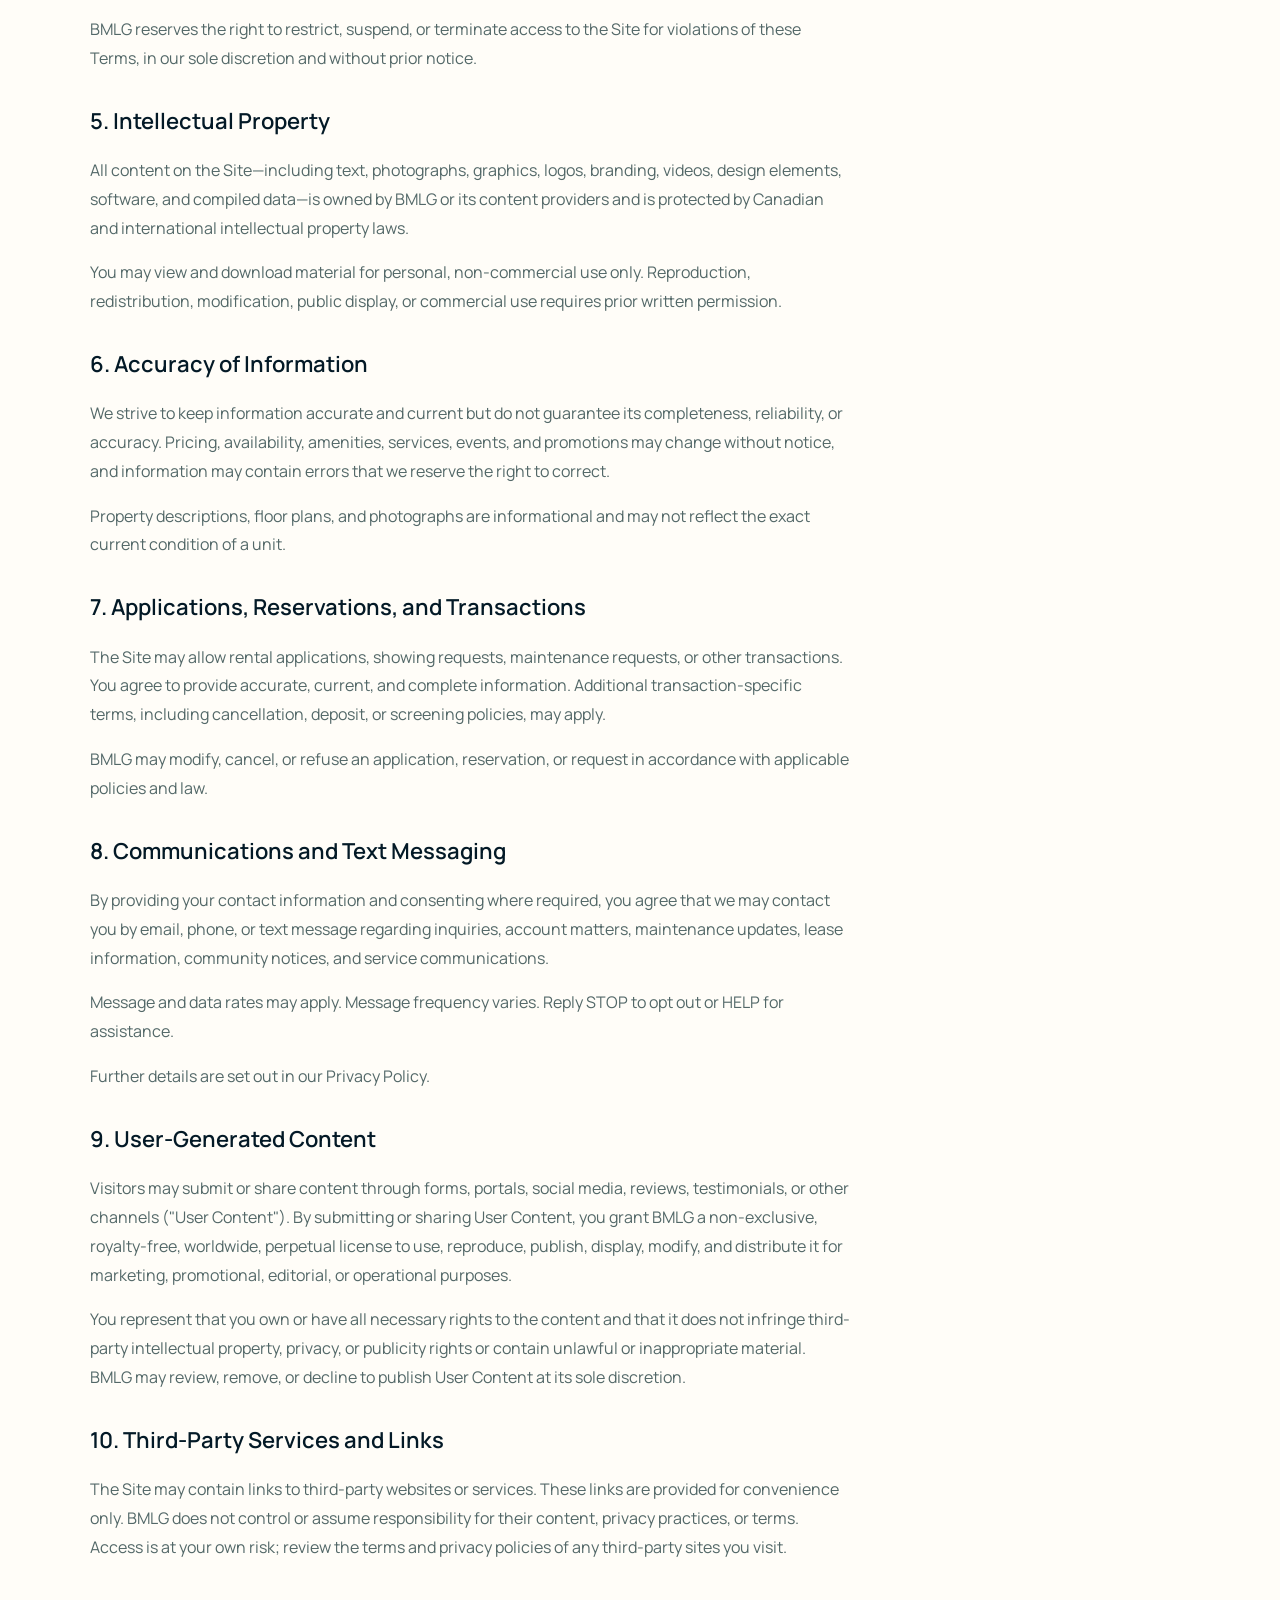
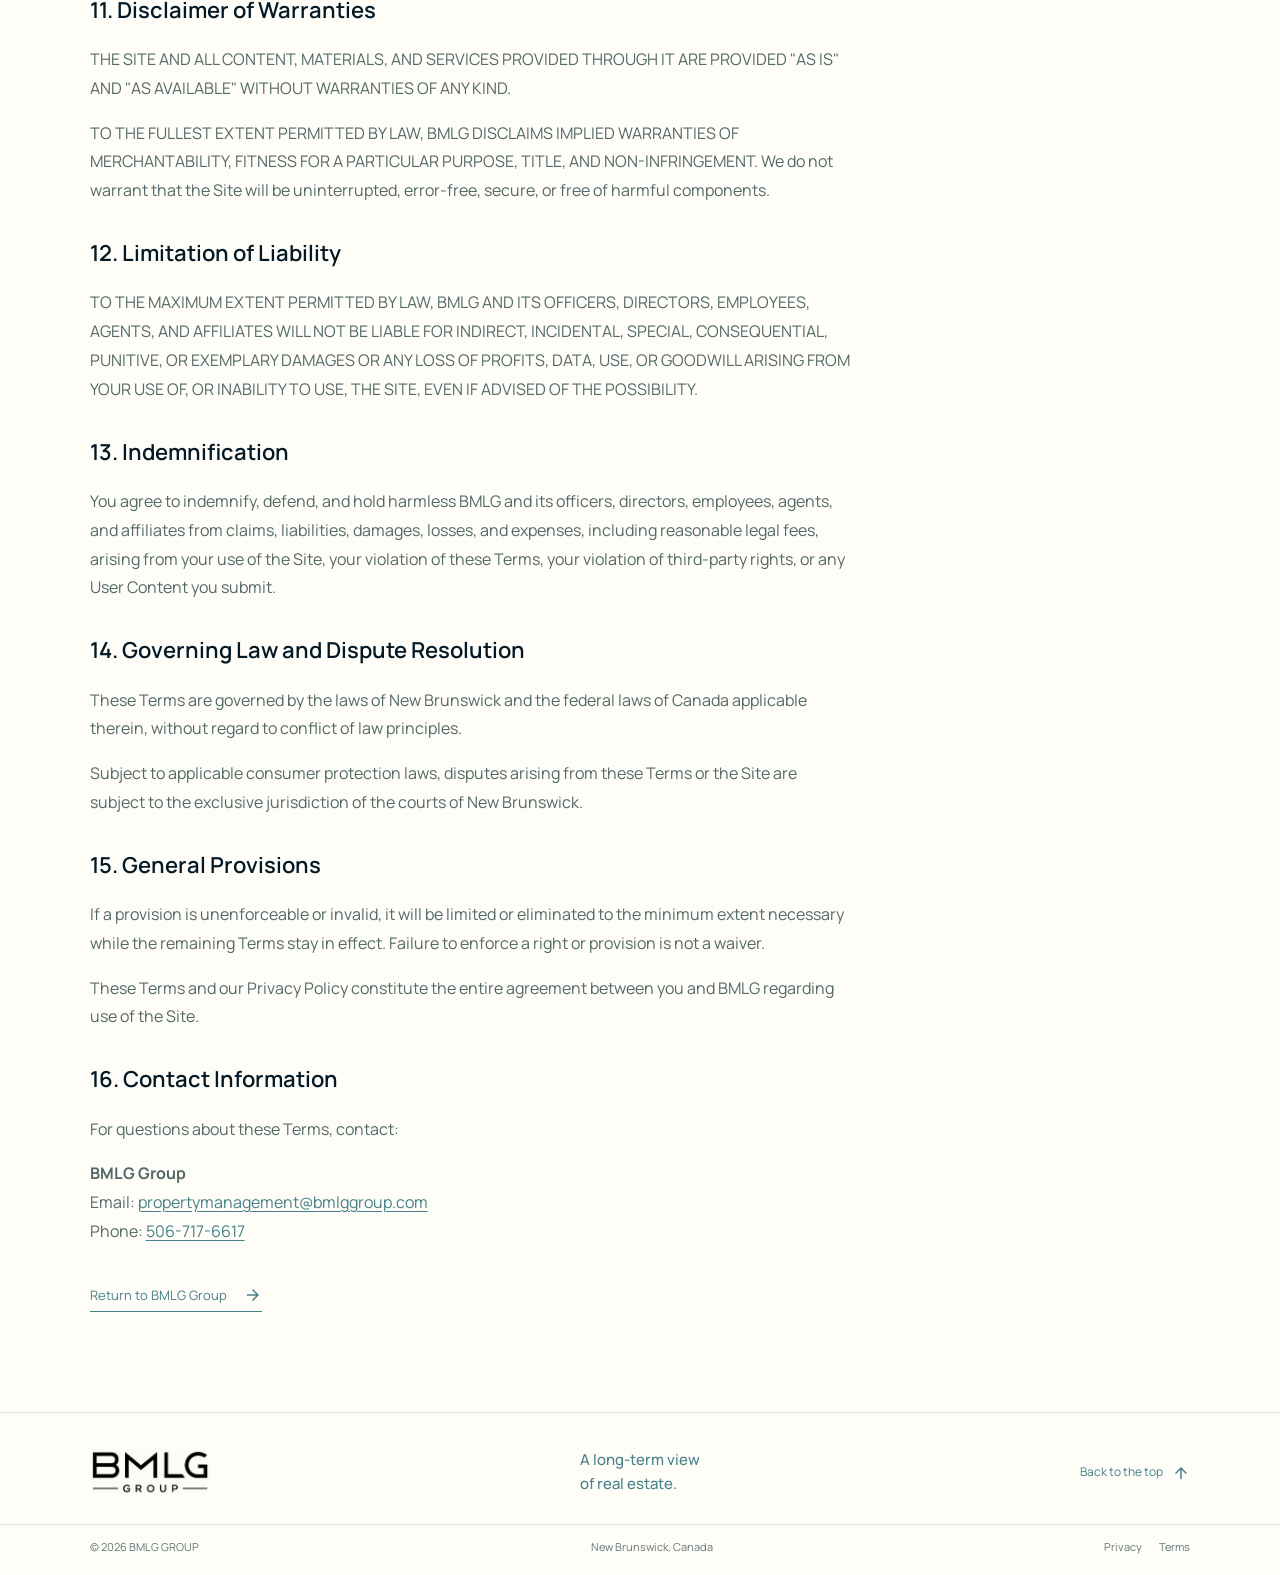
<file: terms-of-service.html>
<!doctype html>
<html lang="en" data-lang="en">
<head>
  <meta charset="utf-8">
  <meta name="viewport" content="width=device-width, initial-scale=1">
  <meta name="theme-color" content="#031926">
  <meta name="description" content="Terms of use for the websites and digital services of BMLG Group.">
  <link rel="canonical" href="https://bmlggroup.com/terms-of-service.html">
  <link rel="icon" type="image/png" sizes="64x64" href="favicon.png">
  <link rel="stylesheet" href="style.css">
  <script src="app.js" defer></script>
  <title>Terms of Use | BMLG Group</title>
</head>
<body class="legal-terms">
  <a class="skip-link" href="#main" data-en="Skip to content" data-fr="Aller au contenu">Skip to content</a>
  <header class="masthead">
    <a class="wordmark" href="index.html" aria-label="BMLG Group home"><img class="wordmark-logo" src="logo.png" alt="" width="120" height="46"></a>
    <nav class="site-nav" id="site-nav" aria-label="Main navigation">
      <a href="index.html#group" data-en="The group" data-fr="Le groupe">The group</a>
      <a href="index.html#companies" data-en="Companies" data-fr="Sociétés">Companies</a>
      <a href="index.html#work" data-en="Our work" data-fr="Nos projets">Our work</a>
      <a href="index.html#contact" data-en="Contact" data-fr="Contact">Contact</a>
    </nav>
    <div class="masthead-actions">
      <button class="language-toggle" type="button" aria-label="Passer en français" aria-pressed="false">FR <span aria-hidden="true">/</span> EN</button>
      <a class="header-contact" href="index.html#contact"><span data-en="Start a conversation" data-fr="Entrer en contact">Start a conversation</span><svg class="icon" aria-hidden="true" focusable="false"><use href="icons/material-icons.svg#arrow-forward"></use></svg></a>
      <button class="menu-toggle" type="button" aria-expanded="false" aria-controls="site-nav" aria-label="Open navigation"><span></span><span></span></button>
    </div>
  </header>
  <main class="legal-main" id="main">
    <div class="legal-intro">
      <div class="section-rail"><span data-en="Terms of service" data-fr="Conditions du service">Terms of service</span></div>
      <div class="legal-heading">
        <h1 data-en="Terms of<br><em>use.</em>" data-fr="Conditions<br><em>d’utilisation.</em>">Terms of<br><em>use.</em></h1>
        <div class="legal-summary">
          <p data-en="The terms that apply when you access or use BMLG Group’s digital services." data-fr="Les conditions qui s’appliquent lorsque vous accédez aux services numériques de BMLG Group ou les utilisez.">The terms that apply when you access or use BMLG Group’s digital services.</p>
          <p class="legal-updated"><span data-en="Effective date: " data-fr="Date d’entrée en vigueur : ">Effective date: </span><time datetime="2026-11-16" data-en="November 16, 2026" data-fr="16 novembre 2026">November 16, 2026</time></p>
        </div>
      </div>
    </div>
    <div class="legal-content">
      <p data-en="These Terms of Use (&quot;Terms&quot;) govern your access to and use of the websites, online portals, and related digital services operated by BMLG Group (&quot;BMLG,&quot; &quot;we,&quot; &quot;us,&quot; or &quot;our&quot;) (collectively, the &quot;Site&quot;)." data-fr="Les présentes conditions d’utilisation (« Conditions ») régissent votre accès aux sites Web, portails en ligne et services numériques connexes exploités par BMLG Group (« BMLG », « nous » ou « notre »), collectivement le « Site ».">These Terms of Use ("Terms") govern your access to and use of the websites, online portals, and related digital services operated by BMLG Group ("BMLG," "we," "us," or "our") (collectively, the "Site").</p>
      <p><span data-en="By accessing or using the Site, submitting information through forms, creating an account, or otherwise interacting with our services, you agree to be bound by these Terms and by our " data-fr="En accédant au Site, en l’utilisant, en envoyant des renseignements au moyen de formulaires, en créant un compte ou en interagissant autrement avec nos services, vous acceptez les présentes Conditions ainsi que notre ">By accessing or using the Site, submitting information through forms, creating an account, or otherwise interacting with our services, you agree to be bound by these Terms and by our </span><a href="privacy-policy.html" data-en="Privacy Policy" data-fr="Politique de confidentialité">Privacy Policy</a><span data-en=". If you do not agree, discontinue use of the Site." data-fr=". Si vous n’y consentez pas, veuillez cesser d’utiliser le Site.">. If you do not agree, discontinue use of the Site.</span></p>
      <h2 data-en="1. Scope of Services" data-fr="1. Portée des services">1. Scope of Services</h2>
      <p data-en="The Site provides information about properties managed by BMLG Group, enables communication with our team, supports rental applications, maintenance requests, owner and tenant portals, and facilitates related property management services." data-fr="Le Site fournit des renseignements sur les propriétés gérées par BMLG Group, permet la communication avec notre équipe, prend en charge les demandes de location, les demandes d’entretien, les portails des propriétaires et des locataires, ainsi que les services de gestion immobilière connexes.">The Site provides information about properties managed by BMLG Group, enables communication with our team, supports rental applications, maintenance requests, owner and tenant portals, and facilitates related property management services.</p>
      <p data-en="The Site is intended for lawful use by prospective tenants, current residents, property owners, and authorized users. Certain features may require registration or personal information." data-fr="Le Site est destiné à une utilisation licite par les locataires éventuels, les résidents actuels, les propriétaires et les utilisateurs autorisés. Certaines fonctions peuvent exiger une inscription ou la fourniture de renseignements personnels.">The Site is intended for lawful use by prospective tenants, current residents, property owners, and authorized users. Certain features may require registration or personal information.</p>
      <h2 data-en="2. Acceptance of Terms" data-fr="2. Acceptation des conditions">2. Acceptance of Terms</h2>
      <p data-en="Your continued use of the Site constitutes acceptance of these Terms and future updates. We may revise these Terms at any time. The effective date above indicates the most recent revision. Continued use after changes are posted constitutes acceptance of the revised Terms." data-fr="Votre utilisation continue du Site constitue une acceptation des présentes Conditions et de leurs mises à jour futures. Nous pouvons les réviser en tout temps. La date d’entrée en vigueur ci-dessus indique la plus récente révision. La poursuite de l’utilisation après la publication des modifications constitue une acceptation des Conditions révisées.">Your continued use of the Site constitutes acceptance of these Terms and future updates. We may revise these Terms at any time. The effective date above indicates the most recent revision. Continued use after changes are posted constitutes acceptance of the revised Terms.</p>
      <h2 data-en="3. Eligibility and Account Responsibility" data-fr="3. Admissibilité et responsabilité du compte">3. Eligibility and Account Responsibility</h2>
      <p data-en="You must be of legal age in your jurisdiction, or have the required parental or guardian consent, to use certain features." data-fr="Vous devez avoir l’âge légal dans votre ressort ou avoir le consentement requis de vos parents ou de votre tuteur pour utiliser certaines fonctions.">You must be of legal age in your jurisdiction, or have the required parental or guardian consent, to use certain features.</p>
      <p data-en="If you create an account or portal login, you are responsible for maintaining the confidentiality of your credentials and for all activity under your account. Notify us promptly of any unauthorized use." data-fr="Si vous créez un compte ou une connexion à un portail, vous êtes responsable de la confidentialité de vos identifiants et de toute activité effectuée dans votre compte. Informez-nous rapidement de toute utilisation non autorisée.">If you create an account or portal login, you are responsible for maintaining the confidentiality of your credentials and for all activity under your account. Notify us promptly of any unauthorized use.</p>
      <h2 data-en="4. Acceptable Use" data-fr="4. Utilisation acceptable">4. Acceptable Use</h2>
      <p data-en="You agree to use the Site only for lawful purposes and in a manner consistent with these Terms. You may not:" data-fr="Vous acceptez d’utiliser le Site uniquement à des fins licites et conformément aux présentes Conditions. Il vous est interdit :">You agree to use the Site only for lawful purposes and in a manner consistent with these Terms. You may not:</p>
      <ul>
        <li data-en="Violate applicable laws or regulations." data-fr="De contrevenir aux lois ou règlements applicables.">Violate applicable laws or regulations.</li>
        <li data-en="Interfere with the security, integrity, or functionality of the Site." data-fr="De nuire à la sécurité, à l’intégrité ou au fonctionnement du Site.">Interfere with the security, integrity, or functionality of the Site.</li>
        <li data-en="Attempt unauthorized access to systems, accounts, data, or networks." data-fr="De tenter d’accéder sans autorisation à des systèmes, comptes, données ou réseaux.">Attempt unauthorized access to systems, accounts, data, or networks.</li>
        <li data-en="Introduce viruses, malware, or harmful code." data-fr="D’introduire des virus, logiciels malveillants ou codes nuisibles.">Introduce viruses, malware, or harmful code.</li>
        <li data-en="Use bots, scrapers, or crawlers to collect information without our prior written permission." data-fr="D’utiliser des robots, programmes d’extraction ou explorateurs pour recueillir des renseignements sans notre autorisation écrite préalable.">Use bots, scrapers, or crawlers to collect information without our prior written permission.</li>
        <li data-en="Harass, threaten, harm, impersonate, or misrepresent your affiliation with others." data-fr="De harceler, menacer, nuire à autrui, usurper son identité ou déformer votre affiliation.">Harass, threaten, harm, impersonate, or misrepresent your affiliation with others.</li>
        <li data-en="Post or transmit unlawful, defamatory, obscene, or objectionable content." data-fr="De publier ou transmettre du contenu illégal, diffamatoire, obscène ou autrement répréhensible.">Post or transmit unlawful, defamatory, obscene, or objectionable content.</li>
      </ul>
      <p data-en="BMLG reserves the right to restrict, suspend, or terminate access to the Site for violations of these Terms, in our sole discretion and without prior notice." data-fr="BMLG se réserve le droit de restreindre, suspendre ou mettre fin à l’accès au Site en cas de violation des présentes Conditions, à sa seule discrétion et sans préavis.">BMLG reserves the right to restrict, suspend, or terminate access to the Site for violations of these Terms, in our sole discretion and without prior notice.</p>
      <h2 data-en="5. Intellectual Property" data-fr="5. Propriété intellectuelle">5. Intellectual Property</h2>
      <p data-en="All content on the Site—including text, photographs, graphics, logos, branding, videos, design elements, software, and compiled data—is owned by BMLG or its content providers and is protected by Canadian and international intellectual property laws." data-fr="Tout contenu du Site — notamment les textes, photographies, graphiques, logos, marques, vidéos, éléments de conception, logiciels et compilations de données — appartient à BMLG ou à ses fournisseurs de contenu et est protégé par les lois canadiennes et internationales sur la propriété intellectuelle.">All content on the Site—including text, photographs, graphics, logos, branding, videos, design elements, software, and compiled data—is owned by BMLG or its content providers and is protected by Canadian and international intellectual property laws.</p>
      <p data-en="You may view and download material for personal, non-commercial use only. Reproduction, redistribution, modification, public display, or commercial use requires prior written permission." data-fr="Vous pouvez consulter et télécharger les documents uniquement pour un usage personnel et non commercial. Toute reproduction, redistribution, modification, affichage public ou utilisation commerciale exige une autorisation écrite préalable.">You may view and download material for personal, non-commercial use only. Reproduction, redistribution, modification, public display, or commercial use requires prior written permission.</p>
      <h2 data-en="6. Accuracy of Information" data-fr="6. Exactitude des renseignements">6. Accuracy of Information</h2>
      <p data-en="We strive to keep information accurate and current but do not guarantee its completeness, reliability, or accuracy. Pricing, availability, amenities, services, events, and promotions may change without notice, and information may contain errors that we reserve the right to correct." data-fr="Nous cherchons à maintenir les renseignements exacts et à jour, mais ne garantissons pas leur exhaustivité, leur fiabilité ou leur exactitude. Les prix, disponibilités, équipements, services, événements et promotions peuvent changer sans préavis, et les renseignements peuvent contenir des erreurs que nous pouvons corriger.">We strive to keep information accurate and current but do not guarantee its completeness, reliability, or accuracy. Pricing, availability, amenities, services, events, and promotions may change without notice, and information may contain errors that we reserve the right to correct.</p>
      <p data-en="Property descriptions, floor plans, and photographs are informational and may not reflect the exact current condition of a unit." data-fr="Les descriptions de propriétés, les plans d’étage et les photographies sont fournis à titre informatif et peuvent ne pas refléter exactement l’état actuel d’un logement.">Property descriptions, floor plans, and photographs are informational and may not reflect the exact current condition of a unit.</p>
      <h2 data-en="7. Applications, Reservations, and Transactions" data-fr="7. Demandes, réservations et transactions">7. Applications, Reservations, and Transactions</h2>
      <p data-en="The Site may allow rental applications, showing requests, maintenance requests, or other transactions. You agree to provide accurate, current, and complete information. Additional transaction-specific terms, including cancellation, deposit, or screening policies, may apply." data-fr="Le Site peut permettre de soumettre des demandes de location, des demandes de visite, des demandes d’entretien ou d’autres transactions. Vous acceptez de fournir des renseignements exacts, à jour et complets. D’autres conditions propres à une transaction, notamment des politiques d’annulation, de dépôt ou de sélection, peuvent s’appliquer.">The Site may allow rental applications, showing requests, maintenance requests, or other transactions. You agree to provide accurate, current, and complete information. Additional transaction-specific terms, including cancellation, deposit, or screening policies, may apply.</p>
      <p data-en="BMLG may modify, cancel, or refuse an application, reservation, or request in accordance with applicable policies and law." data-fr="BMLG peut modifier, annuler ou refuser une demande, une réservation ou une requête conformément aux politiques et lois applicables.">BMLG may modify, cancel, or refuse an application, reservation, or request in accordance with applicable policies and law.</p>
      <h2 data-en="8. Communications and Text Messaging" data-fr="8. Communications et messagerie texte">8. Communications and Text Messaging</h2>
      <p data-en="By providing your contact information and consenting where required, you agree that we may contact you by email, phone, or text message regarding inquiries, account matters, maintenance updates, lease information, community notices, and service communications." data-fr="En fournissant vos coordonnées et en consentant lorsque nécessaire, vous acceptez que nous communiquions avec vous par courriel, téléphone ou message texte au sujet de vos demandes, de votre compte, des mises à jour d’entretien, des renseignements sur le bail, des avis communautaires et des communications de service.">By providing your contact information and consenting where required, you agree that we may contact you by email, phone, or text message regarding inquiries, account matters, maintenance updates, lease information, community notices, and service communications.</p>
      <p data-en="Message and data rates may apply. Message frequency varies. Reply STOP to opt out or HELP for assistance." data-fr="Des frais de messagerie et de données peuvent s’appliquer. La fréquence des messages varie. Répondez STOP pour vous désabonner ou HELP pour obtenir de l’aide.">Message and data rates may apply. Message frequency varies. Reply STOP to opt out or HELP for assistance.</p>
      <p data-en="Further details are set out in our Privacy Policy." data-fr="Les autres détails figurent dans notre Politique de confidentialité.">Further details are set out in our Privacy Policy.</p>
      <h2 data-en="9. User-Generated Content" data-fr="9. Contenu généré par les utilisateurs">9. User-Generated Content</h2>
      <p data-en="Visitors may submit or share content through forms, portals, social media, reviews, testimonials, or other channels (&quot;User Content&quot;). By submitting or sharing User Content, you grant BMLG a non-exclusive, royalty-free, worldwide, perpetual license to use, reproduce, publish, display, modify, and distribute it for marketing, promotional, editorial, or operational purposes." data-fr="Les visiteurs peuvent soumettre ou partager du contenu au moyen de formulaires, portails, réseaux sociaux, évaluations, témoignages ou autres canaux (« Contenu utilisateur »). En soumettant ou partageant du Contenu utilisateur, vous accordez à BMLG une licence mondiale, perpétuelle, non exclusive et libre de redevances pour l’utiliser, le reproduire, le publier, l’afficher, le modifier et le distribuer à des fins marketing, promotionnelles, éditoriales ou opérationnelles.">Visitors may submit or share content through forms, portals, social media, reviews, testimonials, or other channels ("User Content"). By submitting or sharing User Content, you grant BMLG a non-exclusive, royalty-free, worldwide, perpetual license to use, reproduce, publish, display, modify, and distribute it for marketing, promotional, editorial, or operational purposes.</p>
      <p data-en="You represent that you own or have all necessary rights to the content and that it does not infringe third-party intellectual property, privacy, or publicity rights or contain unlawful or inappropriate material. BMLG may review, remove, or decline to publish User Content at its sole discretion." data-fr="Vous déclarez être propriétaire ou détenir tous les droits nécessaires sur le contenu et qu’il ne contrevient pas aux droits de propriété intellectuelle, à la vie privée ou aux droits à l’image d’autrui et ne contient aucun contenu illégal ou inapproprié. BMLG peut examiner, retirer ou refuser de publier du Contenu utilisateur à sa seule discrétion.">You represent that you own or have all necessary rights to the content and that it does not infringe third-party intellectual property, privacy, or publicity rights or contain unlawful or inappropriate material. BMLG may review, remove, or decline to publish User Content at its sole discretion.</p>
      <h2 data-en="10. Third-Party Services and Links" data-fr="10. Services tiers et liens">10. Third-Party Services and Links</h2>
      <p data-en="The Site may contain links to third-party websites or services. These links are provided for convenience only. BMLG does not control or assume responsibility for their content, privacy practices, or terms. Access is at your own risk; review the terms and privacy policies of any third-party sites you visit." data-fr="Le Site peut contenir des liens vers des sites Web ou services tiers. Ils sont fournis uniquement pour votre commodité. BMLG ne contrôle pas leur contenu, leurs pratiques de confidentialité ni leurs conditions et n’en assume pas la responsabilité. L’accès s’effectue à vos propres risques; consultez les conditions et politiques de confidentialité des sites tiers que vous utilisez.">The Site may contain links to third-party websites or services. These links are provided for convenience only. BMLG does not control or assume responsibility for their content, privacy practices, or terms. Access is at your own risk; review the terms and privacy policies of any third-party sites you visit.</p>
      <h2 data-en="11. Disclaimer of Warranties" data-fr="11. Exclusion de garanties">11. Disclaimer of Warranties</h2>
      <p data-en="THE SITE AND ALL CONTENT, MATERIALS, AND SERVICES PROVIDED THROUGH IT ARE PROVIDED &quot;AS IS&quot; AND &quot;AS AVAILABLE&quot; WITHOUT WARRANTIES OF ANY KIND." data-fr="LE SITE, SON CONTENU, SES DOCUMENTS ET SES SERVICES SONT FOURNIS « TELS QUELS » ET « SELON LA DISPONIBILITÉ », SANS GARANTIE D’AUCUNE SORTE.">THE SITE AND ALL CONTENT, MATERIALS, AND SERVICES PROVIDED THROUGH IT ARE PROVIDED "AS IS" AND "AS AVAILABLE" WITHOUT WARRANTIES OF ANY KIND.</p>
      <p data-en="TO THE FULLEST EXTENT PERMITTED BY LAW, BMLG DISCLAIMS IMPLIED WARRANTIES OF MERCHANTABILITY, FITNESS FOR A PARTICULAR PURPOSE, TITLE, AND NON-INFRINGEMENT. We do not warrant that the Site will be uninterrupted, error-free, secure, or free of harmful components." data-fr="DANS LA MESURE MAXIMALE PERMISE PAR LA LOI, BMLG EXCLUT LES GARANTIES IMPLICITES DE QUALITÉ MARCHANDISE, D’ADAPTATION À UN USAGE PARTICULIER, DE TITRE ET D’ABSENCE DE CONTREFAÇON. Nous ne garantissons pas que le Site sera ininterrompu, exempt d’erreurs ou d’éléments nuisibles.">TO THE FULLEST EXTENT PERMITTED BY LAW, BMLG DISCLAIMS IMPLIED WARRANTIES OF MERCHANTABILITY, FITNESS FOR A PARTICULAR PURPOSE, TITLE, AND NON-INFRINGEMENT. We do not warrant that the Site will be uninterrupted, error-free, secure, or free of harmful components.</p>
      <h2 data-en="12. Limitation of Liability" data-fr="12. Limitation de responsabilité">12. Limitation of Liability</h2>
      <p data-en="TO THE MAXIMUM EXTENT PERMITTED BY LAW, BMLG AND ITS OFFICERS, DIRECTORS, EMPLOYEES, AGENTS, AND AFFILIATES WILL NOT BE LIABLE FOR INDIRECT, INCIDENTAL, SPECIAL, CONSEQUENTIAL, PUNITIVE, OR EXEMPLARY DAMAGES OR ANY LOSS OF PROFITS, DATA, USE, OR GOODWILL ARISING FROM YOUR USE OF, OR INABILITY TO USE, THE SITE, EVEN IF ADVISED OF THE POSSIBILITY." data-fr="DANS LA MESURE MAXIMALE PERMISE PAR LA LOI, BMLG ET SES DIRIGEANTS, ADMINISTRATEURS, EMPLOYÉS, MANDATAIRES ET SOCIÉTÉS AFFILIÉES NE SERONT PAS RESPONSABLES DE DOMMAGES INDIRECTS, ACCESSOIRES, PARTICULIERS, CONSÉCUTIFS, EXEMPLAIRES OU PUNITIFS, NI DE PERTES DE PROFITS, DE DONNÉES, D’UTILISATION OU D’ACHALANDAGE RÉSULTANT DE VOTRE UTILISATION OU IMPOSSIBILITÉ D’UTILISER LE SITE, MÊME S’ILS ONT ÉTÉ INFORMÉS DE CETTE POSSIBILITÉ.">TO THE MAXIMUM EXTENT PERMITTED BY LAW, BMLG AND ITS OFFICERS, DIRECTORS, EMPLOYEES, AGENTS, AND AFFILIATES WILL NOT BE LIABLE FOR INDIRECT, INCIDENTAL, SPECIAL, CONSEQUENTIAL, PUNITIVE, OR EXEMPLARY DAMAGES OR ANY LOSS OF PROFITS, DATA, USE, OR GOODWILL ARISING FROM YOUR USE OF, OR INABILITY TO USE, THE SITE, EVEN IF ADVISED OF THE POSSIBILITY.</p>
      <h2 data-en="13. Indemnification" data-fr="13. Indemnisation">13. Indemnification</h2>
      <p data-en="You agree to indemnify, defend, and hold harmless BMLG and its officers, directors, employees, agents, and affiliates from claims, liabilities, damages, losses, and expenses, including reasonable legal fees, arising from your use of the Site, your violation of these Terms, your violation of third-party rights, or any User Content you submit." data-fr="Vous acceptez d’indemniser et de dégager BMLG, ses dirigeants, administrateurs, employés, mandataires et sociétés affiliées de toute réclamation, responsabilité, perte, dommage ou dépense, y compris les frais juridiques raisonnables, découlant de votre utilisation du Site, de votre violation des présentes Conditions, de la violation de droits tiers ou de tout Contenu utilisateur que vous soumettez.">You agree to indemnify, defend, and hold harmless BMLG and its officers, directors, employees, agents, and affiliates from claims, liabilities, damages, losses, and expenses, including reasonable legal fees, arising from your use of the Site, your violation of these Terms, your violation of third-party rights, or any User Content you submit.</p>
      <h2 data-en="14. Governing Law and Dispute Resolution" data-fr="14. Loi applicable et règlement des différends">14. Governing Law and Dispute Resolution</h2>
      <p data-en="These Terms are governed by the laws of New Brunswick and the federal laws of Canada applicable therein, without regard to conflict of law principles." data-fr="Les présentes Conditions sont régies par les lois du Nouveau-Brunswick et les lois fédérales canadiennes applicables, sans égard aux principes relatifs aux conflits de lois.">These Terms are governed by the laws of New Brunswick and the federal laws of Canada applicable therein, without regard to conflict of law principles.</p>
      <p data-en="Subject to applicable consumer protection laws, disputes arising from these Terms or the Site are subject to the exclusive jurisdiction of the courts of New Brunswick." data-fr="Sous réserve des lois applicables sur la protection du consommateur, les différends découlant des présentes Conditions ou du Site sont soumis à la compétence exclusive des tribunaux du Nouveau-Brunswick.">Subject to applicable consumer protection laws, disputes arising from these Terms or the Site are subject to the exclusive jurisdiction of the courts of New Brunswick.</p>
      <h2 data-en="15. General Provisions" data-fr="15. Dispositions générales">15. General Provisions</h2>
      <p data-en="If a provision is unenforceable or invalid, it will be limited or eliminated to the minimum extent necessary while the remaining Terms stay in effect. Failure to enforce a right or provision is not a waiver." data-fr="Si une disposition est invalide ou inexécutable, elle sera limitée ou retirée dans la mesure minimale nécessaire, les autres dispositions demeurant en vigueur. Le fait de ne pas faire respecter un droit ou une disposition ne constitue pas une renonciation.">If a provision is unenforceable or invalid, it will be limited or eliminated to the minimum extent necessary while the remaining Terms stay in effect. Failure to enforce a right or provision is not a waiver.</p>
      <p data-en="These Terms and our Privacy Policy constitute the entire agreement between you and BMLG regarding use of the Site." data-fr="Les présentes Conditions et notre Politique de confidentialité constituent l’intégralité de l’entente entre vous et BMLG concernant l’utilisation du Site.">These Terms and our Privacy Policy constitute the entire agreement between you and BMLG regarding use of the Site.</p>
      <h2 data-en="16. Contact Information" data-fr="16. Coordonnées">16. Contact Information</h2>
      <p data-en="For questions about these Terms, contact:" data-fr="Pour toute question concernant les présentes Conditions, veuillez communiquer avec :">For questions about these Terms, contact:</p>
      <p><strong>BMLG Group</strong><br><span data-en="Email: " data-fr="Courriel : ">Email: </span><a href="mailto:propertymanagement@bmlggroup.com">propertymanagement@bmlggroup.com</a><br><span data-en="Phone: " data-fr="Téléphone : ">Phone: </span><a href="tel:+15067176617">506-717-6617</a></p>
    </div>
    <a class="inline-link legal-back" href="index.html"><span data-en="Return to BMLG Group" data-fr="Retour à BMLG Group">Return to BMLG Group</span><svg class="icon" aria-hidden="true" focusable="false"><use href="icons/material-icons.svg#arrow-forward"></use></svg></a>
  </main>
  <footer class="footer">
    <div class="footer-main section-wrap">
      <a class="wordmark footer-wordmark" href="index.html" aria-label="BMLG Group home"><img class="wordmark-logo" src="logo.png" alt="" width="120" height="46"></a>
      <p data-en="A long-term view<br>of real estate." data-fr="Une vision durable<br>de l’immobilier.">A long-term view<br>of real estate.</p>
      <a class="back-top" href="#main"><span data-en="Back to the top" data-fr="Retour en haut">Back to the top</span><svg class="icon" aria-hidden="true" focusable="false"><use href="icons/material-icons.svg#arrow-upward"></use></svg></a>
    </div>
    <div class="footer-bottom section-wrap">
      <span>© <span id="year"></span> BMLG GROUP</span>
      <span data-en="New Brunswick, Canada" data-fr="New Brunswick, Canada">New Brunswick, Canada</span>
      <nav aria-label="Legal"><a href="privacy-policy.html" data-en="Privacy" data-fr="Confidentialité">Privacy</a><a href="terms-of-service.html" aria-current="page" data-en="Terms" data-fr="Conditions">Terms</a></nav>
    </div>
  </footer>
</body>
</html>
</file>
<file: style.css>
:root {
  color-scheme: light;
  --night: #031926;
  --deep: #183a40;
  --ocean: #468189;
  /* --ocean: #4169E1; */
  --leaf: #77aca2;
  --mist: #9dbebb;
  --sand: #f4e9cd;
  --white: #fffdf8;
  --text: #233d40;
  --muted: #647777;
  --rule: #d7e2dc;
  --sans: "Manrope", "Avenir Next", Avenir, "Segoe UI", Arial, sans-serif;
  --edge: clamp(22px, 7vw, 112px);
  --max: 1440px;
}

@font-face {
  font-family: "Manrope";
  font-style: normal;
  font-weight: 400 700;
  font-display: swap;
  src: url("fonts/manrope-latin-ext.woff2") format("woff2");
  unicode-range: U+0100-02BA, U+02BD-02C5, U+02C7-02CC, U+02CE-02D7, U+02DD-02FF, U+0304, U+0308, U+0329, U+1D00-1DBF, U+1E00-1E9F, U+1EF2-1EFF, U+2020, U+20A0-20AB, U+20AD-20C4, U+2113, U+2C60-2C7F, U+A720-A7FF;
}

@font-face {
  font-family: "Manrope";
  font-style: normal;
  font-weight: 400 700;
  font-display: swap;
  src: url("fonts/manrope-latin.woff2") format("woff2");
  unicode-range: U+0000-00FF, U+0131, U+0152-0153, U+02BB-02BC, U+02C6, U+02DA, U+02DC, U+2000-206F, U+20AC, U+2122, U+2191, U+2193, U+2212, U+2215, U+FEFF, U+FFFD;
}

* { box-sizing: border-box; }
html { scroll-behavior: smooth; scroll-padding-top: 85px; }
body { margin: 0; background: var(--white); color: var(--night); font: 17px/1.7 var(--sans); }
body.menu-open { overflow: hidden; }
a { color: inherit; text-decoration: none; }
button, input, select, textarea { font: inherit; }
button { color: inherit; }
::selection { background: var(--mist); color: var(--night); }
:focus-visible { outline: 3px solid var(--ocean); outline-offset: 4px; }
.section-wrap { width: min(100%, var(--max)); margin-inline: auto; padding-inline: var(--edge); }
.skip-link { position: fixed; z-index: 20; top: -60px; left: 18px; padding: 10px 15px; background: var(--night); color: var(--white); }
.skip-link:focus { top: 12px; }
.icon { display: inline-block; width: 1.15em; height: 1.15em; flex: 0 0 auto; fill: currentColor; vertical-align: middle; }

.masthead { position: relative; z-index: 10; display: flex; min-height: 84px; align-items: center; justify-content: space-between; padding-inline: var(--edge); border-bottom: 1px solid var(--rule); background: var(--white); }
.wordmark { display: inline-flex; flex: 0 0 auto; align-items: center; }
.wordmark-logo { display: block; width: 120px; height: 46px; object-fit: contain; object-position: center; mix-blend-mode: multiply; }
.site-nav { display: flex; align-items: center; gap: clamp(12px, 1.5vw, 22px); font-size: 14px; font-weight: 600; }
.site-nav a { transition: color .18s; }
.site-nav a:hover { color: var(--ocean); }
.masthead-actions { display: flex; align-items: center; gap: 18px; }
.language-toggle { padding: 8px 4px; border: 0; background: transparent; color: var(--muted); font-size: 13px; letter-spacing: .1em; cursor: pointer; }
.language-toggle span { margin-inline: 3px; color: var(--mist); }
.language-toggle[aria-pressed="true"] { color: var(--ocean); }
.header-contact { display: inline-flex; align-items: center; gap: 15px; padding: 10px 13px; border: 1px solid var(--night); font-size: 13px; transition: background .2s, color .2s; }
.header-contact:hover { background: var(--night); color: var(--sand); }
.menu-toggle { display: none; }

.hero { position: relative; display: grid; min-height: 660px; grid-template-columns: minmax(0, .9fr) minmax(440px, 1.1fr); align-items: center; gap: 5%; padding: 54px var(--edge) 103px; overflow: hidden; }
.hero-content { position: relative; z-index: 2; padding-bottom: 24px; }
.kicker, .section-rail { display: flex; align-items: center; gap: 11px; color: var(--muted); font-size: 11px; letter-spacing: .16em; text-transform: uppercase; }
.kicker { margin-bottom: 27px; }
.kicker-line { width: 25px; height: 1px; background: var(--ocean); }
.hero h1, .group h2, .companies h2, .expertise h2, .work h2, .contact h2 { margin: 0; font-family: var(--sans); font-weight: 500; letter-spacing: -.045em; }
.hero h1 em, h2 em { color: var(--ocean); font-family: var(--sans); font-style: normal; font-weight: 500; letter-spacing: -.035em; }
.hero h1, .group h2, .companies h2, .expertise h2, .work h2, .contact h2, .legal-main h1 { font-size: clamp(32px, 3.4vw, 52px); line-height: 1.08; text-wrap: balance; }
.hero-summary { max-width: 425px; margin: 27px 0 25px; color: #536868; font-size: 16px; line-height: 1.8; }
.round-link { display: inline-flex; min-height: 48px; align-items: center; gap: 23px; padding: 0 17px; border: 1px solid var(--night); font-size: 13px; transition: background .2s, color .2s; }
.round-link:hover { background: var(--night); color: var(--sand); }
.round-link .icon { width: 18px; height: 18px; color: var(--ocean); }
.hero-place { margin: 35px 0 0; color: var(--muted); font-size: 12px; letter-spacing: .04em; }
.hero-place span { margin-right: 7px; color: var(--ocean); }
.hero-graphic { position: relative; min-height: 500px; background: var(--mist); }
.hero-graphic > svg { display: block; position: absolute; inset: 0; width: 100%; height: 100%; }
.graphic-stamp { position: absolute; z-index: 1; top: 35px; left: -32px; display: block; padding: 14px 18px; background: var(--sand); color: var(--night); font: 500 17px/1.4 var(--sans); }
.graphic-index { position: absolute; right: 15px; bottom: 13px; color: var(--white); font-size: 10px; letter-spacing: .14em; }
.hero-bottom { position: absolute; right: var(--edge); bottom: 36px; left: var(--edge); display: grid; grid-template-columns: 1fr auto; align-items: center; color: var(--muted); font-size: 11px; letter-spacing: .08em; text-transform: uppercase; }
.hero-bottom .icon { justify-self: end; width: 18px; height: 18px; color: var(--ocean); }

.group { padding-top: 108px; padding-bottom: 110px; border-top: 1px solid var(--rule); }
.section-rail { gap: 12px; }
.section-rail span:first-child { color: var(--ocean); font-weight: 700; font-variant-numeric: tabular-nums; }
.journey-rail { gap: 14px; }
.journey-rail > span:first-child { display: grid; width: 54px; height: 54px; flex: 0 0 auto; place-items: center; border: 1px solid var(--rule); background: #edf3ee; color: var(--ocean); font-size: 21px; font-weight: 700; letter-spacing: 0; }
.journey-rail > span:last-child { color: var(--night); font-size: 12px; font-weight: 600; letter-spacing: .12em; }
.companies-heading .journey-rail > span:first-child { border-color: #d3e2da; background: #dce9e3; }
.work-title .journey-rail > span:first-child { border-color: #ffffff3b; background: #173a40; color: var(--mist); }
.work-title .journey-rail > span:last-child { color: var(--mist); }
.group-copy { display: grid; grid-template-columns: 1.12fr .75fr; align-items: end; gap: 10%; margin: 31px 0 72px; }
.group-description p { margin: 0 0 14px; color: #536868; font-size: 15px; line-height: 1.8; }
.inline-link { display: inline-flex; align-items: center; gap: 17px; margin-top: 7px; padding-bottom: 5px; border-bottom: 1px solid var(--ocean); color: var(--ocean); font-size: 13px; transition: gap .2s; }
.inline-link:hover { gap: 24px; }
.inline-link .icon { width: 18px; height: 18px; }
.values-row { display: grid; grid-template-columns: repeat(3, 1fr); border-top: 1px solid var(--rule); }
.values-row article { position: relative; padding: 20px 30px 0 0; }
.value-number { color: var(--ocean); font: 500 15px var(--sans); }
.values-row h3 { margin: 17px 0 5px; font-size: 15px; font-weight: 600; }
.values-row p { margin: 0; color: var(--muted); font-size: 13px; line-height: 1.65; }

.companies { padding: 99px 0 115px; background: #edf3ee; }
.companies-heading { display: grid; grid-template-columns: .65fr 1.2fr .65fr; align-items: end; gap: 26px; margin-bottom: 48px; }
.companies-heading .section-rail { align-self: start; }
.companies-heading > p { margin: 0 0 7px; color: #536868; font-size: 14px; line-height: 1.8; }
.company-list { border-top: 1px solid #cbd9d1; }
.company-row { display: grid; min-height: 150px; grid-template-columns: minmax(200px, .9fr) 1.2fr 28px; align-items: center; gap: 25px; padding: 23px 4px; border-bottom: 1px solid #cbd9d1; }
.company-row-static { grid-template-columns: minmax(200px, .9fr) 1.2fr; }
.company-tag { color: var(--muted); font-size: 11px; letter-spacing: .1em; }
.company-name h3 { margin: 6px 0 0; font-size: clamp(18px, 2vw, 25px); font-weight: 500; letter-spacing: -.045em; overflow-wrap: anywhere; }
.company-row > p { max-width: 430px; margin: 0; color: #536868; font-size: 14px; line-height: 1.75; }
.row-arrow { display: grid; width: 27px; height: 27px; place-items: center; border: 1px solid #b5c9c0; color: var(--ocean); font-size: 13px; }
.row-arrow .icon { width: 18px; height: 18px; }
a.row-arrow { transition: background .2s, color .2s; }
a.row-arrow:hover { background: var(--night); color: var(--sand); }

.expertise { display: grid; grid-template-columns: 1fr 1fr; align-items: start; gap: 55px 11%; padding-top: 112px; padding-bottom: 115px; }
.expertise-title h2 { margin-top: 29px; }
.expertise-title > p { max-width: 410px; margin: 19px 0 0; color: #536868; font-size: 14px; line-height: 1.8; }
.expertise-items { padding-top: 28px; border-top: 1px solid var(--rule); }
.expertise-items article { position: relative; padding: 23px 0 23px 24px; border-bottom: 1px solid var(--rule); }
.expertise-items article::before { position: absolute; top: 31px; left: 0; width: 7px; height: 7px; border-radius: 50%; background: var(--ocean); content: ""; }
.expertise-items h3 { margin: 0 0 6px; font-size: 16px; font-weight: 600; }
.expertise-items p { margin: 0; color: var(--muted); font-size: 14px; line-height: 1.75; }
.expertise-note { grid-column: 1 / -1; display: flex; align-items: center; gap: 16px; margin-top: 9px; padding: 18px 22px; background: #edf3ee; }
.note-symbol { color: var(--ocean); font-size: 20px; }
.expertise-note p { max-width: 470px; margin: 0; color: var(--deep); font: 500 16px/1.6 var(--sans); }

.work { padding: 105px 0 120px; background: var(--night); color: var(--white); }
.work-title { display: grid; grid-template-columns: .7fr 1.15fr .75fr; align-items: end; gap: 28px; margin-bottom: 48px; }
.work-title .section-rail { align-self: start; color: var(--mist); }
.work-title .section-rail span:first-child { color: var(--leaf); }
.work h2 em { color: var(--mist); }
.work-title > p { max-width: 350px; margin: 0 0 6px; color: #c2d2ce; font-size: 14px; line-height: 1.8; }
.work-card { display: grid; grid-template-columns: 1.1fr .9fr; background: #173a40; }
.work-art { position: relative; min-height: 430px; overflow: hidden; background: var(--ocean); }
.work-art > svg { display: block; position: absolute; inset: 0; width: 100%; height: 100%; }
.work-art-label { position: absolute; right: 13px; bottom: 13px; padding: 7px 9px; background: var(--sand); color: var(--night); font-size: 11px; letter-spacing: .08em; }
.work-facts { display: flex; flex-direction: column; align-items: flex-start; justify-content: center; padding: clamp(28px, 5vw, 65px); }
.work-partner { color: var(--mist); font-size: 11px; letter-spacing: .1em; text-transform: uppercase; }
.work-stats { display: grid; width: 100%; grid-template-columns: 1fr 1fr; margin: 6px 0 21px; padding: 16px 0; border-block: 1px solid #ffffff3b; }
.work-stats > div { display: flex; flex-direction: row; gap: 3px; }
.work-stats strong { color: var(--sand); font: 500 39px/1.1 var(--sans); }
.work-stats span { color: #c2d2ce; font-size: 12px; }
.work-description { margin: 0 0 17px; color: #dce5df; font-size: 14px; line-height: 1.8; }
.work .inline-link { border-color: var(--mist); color: var(--mist); }

.contact { display: grid; grid-template-columns: 1fr 1fr; gap: 11%; padding-top: 105px; padding-bottom: 105px; }
.contact-copy .section-rail { margin-bottom: 28px; }
.contact h2 em { color: var(--ocean); }
.contact-copy > p:not(.section-rail):not(.contact-place) { max-width: 390px; margin: 22px 0 13px; color: #536868; font-size: 15px; line-height: 1.8; }
.contact-address { display: inline-flex; align-items: center; gap: 12px; padding-bottom: 5px; border-bottom: 1px solid var(--ocean); color: var(--deep); font-size: 15px; }
.contact-address .icon { width: 18px; height: 18px; color: var(--ocean); }
.contact-place { margin-top: 17px; color: var(--muted); font-size: 12px; }
.contact-form { padding-top: 4px; }
.field { display: flex; flex-direction: column; margin-bottom: 12px; padding: 9px 0 8px; border-bottom: 1px solid var(--rule); }
.field:focus-within { border-color: var(--ocean); }
.field label { margin-bottom: 5px; color: var(--muted); font-size: 11px; letter-spacing: .1em; text-transform: uppercase; }
.field input, .field select, .field textarea { width: 100%; padding: 3px 0; border: 0; outline: 0; border-radius: 0; background: transparent; color: var(--night); font-size: 16px; }
.field select { cursor: pointer; }
.field select:invalid { color: #7b8b88; }
.field option { background: var(--white); color: var(--night); }
.field textarea { resize: vertical; }
.form-actions { display: flex; align-items: center; justify-content: space-between; gap: 18px; margin-top: 18px; }
.form-actions p { max-width: 225px; margin: 0; color: var(--muted); font-size: 12px; line-height: 1.65; }
.submit-button { display: inline-flex; min-height: 48px; align-items: center; gap: 25px; padding: 0 15px; border: 0; background: var(--night); color: var(--sand); font-size: 13px; cursor: pointer; transition: background .2s; }
.submit-button:hover { background: var(--ocean); }
.submit-button .icon { width: 18px; height: 18px; }
.form-status { min-height: 20px; margin: 11px 0 0; color: var(--ocean); font-size: 13px; }

.footer { padding: 35px 0 18px; border-top: 1px solid var(--rule); }
.footer-main { display: grid; grid-template-columns: 1fr 1fr 1fr; align-items: center; padding-bottom: 28px; }
.footer-main > p { justify-self: center; margin: 0; color: var(--ocean); font: 500 15px/1.6 var(--sans); }
.back-top { justify-self: end; color: var(--ocean); font-size: 12px; }
.back-top .icon { margin-left: 9px; width: 18px; height: 18px; }
.footer-bottom { display: flex; align-items: center; justify-content: space-between; gap: 15px; padding-top: 13px; border-top: 1px solid var(--rule); color: var(--muted); font-size: 11px; }
.footer-bottom nav { display: flex; gap: 17px; }
.footer-bottom a:hover { color: var(--ocean); }

.legal-main { width: min(100%, var(--max)); margin-inline: auto; padding: 80px var(--edge) 100px; }
.legal-intro { margin-bottom: 48px; padding: 29px clamp(22px, 4vw, 54px) 34px; background: #edf3ee; }
.legal-heading { display: grid; grid-template-columns: 1.1fr .75fr; align-items: end; gap: 10%; margin-top: 26px; }
.legal-main h1 { max-width: 900px; margin: 0; font-family: var(--sans); font-weight: 500; letter-spacing: -.045em; }
.legal-main h1 em { color: var(--ocean); font-family: var(--sans); font-style: normal; font-weight: 500; }
.legal-summary p:first-child { margin: 0 0 16px; color: #536868; font-size: 15px; line-height: 1.8; }
.legal-updated { margin: 0; color: var(--muted); font-size: 12px; }
.legal-content { max-width: 760px; padding-top: 20px; border-top: 1px solid var(--rule); }
.legal-content h2 { margin: 30px 0 10px; font-family: var(--sans); font-size: 22px; font-weight: 600; }
.legal-content p, .legal-content li { color: #536868; font-size: 16px; line-height: 1.8; }
.legal-content a { color: var(--ocean); text-decoration: underline; text-underline-offset: 3px; }
.legal-back { margin-top: 22px; }

@media (max-width: 1000px) {
  :root { --edge: clamp(22px, 5vw, 50px); }
  .masthead { min-height: 75px; }
  .menu-toggle { display: flex; width: 39px; height: 39px; flex-direction: column; align-items: center; justify-content: center; gap: 5px; border: 1px solid var(--rule); background: var(--white); cursor: pointer; }
  .menu-toggle span { width: 15px; height: 1px; background: var(--night); transition: transform .18s; }
  .menu-toggle[aria-expanded="true"] span:first-child { transform: translateY(3px) rotate(45deg); }
  .menu-toggle[aria-expanded="true"] span:last-child { transform: translateY(-3px) rotate(-45deg); }
  .site-nav { position: fixed; inset: 0; display: flex; flex-direction: column; align-items: flex-start; justify-content: center; gap: 20px; padding: 90px var(--edge); background: var(--white); font: 400 30px var(--sans); transform: translateX(100%); transition: transform .25s ease; }
  .site-nav.is-open { transform: translateX(0); }
  .site-nav .nav-contact { border: 0; padding: 0; font: inherit; }
  .header-contact { display: none; }
  .hero { min-height: 570px; grid-template-columns: .95fr 1.05fr; gap: 4%; }
  .hero-graphic { min-height: 410px; }
  .group { padding-top: 83px; padding-bottom: 87px; }
  .group-copy { gap: 7%; margin-bottom: 55px; }
  .companies-heading { grid-template-columns: .55fr 1.2fr .75fr; gap: 18px; }
  .company-row { grid-template-columns: minmax(180px, .9fr) 1.2fr 28px; gap: 15px; }
  .company-row-static { grid-template-columns: minmax(180px, .9fr) 1.2fr; }
  .expertise { gap: 45px 7%; padding-top: 88px; padding-bottom: 95px; }
  .work-title { grid-template-columns: .55fr 1.15fr .75fr; gap: 18px; }
  .work-card { grid-template-columns: 1fr .95fr; }
  .work-art { min-height: 370px; }
  .contact { gap: 7%; padding-top: 82px; padding-bottom: 85px; }
}

@media (max-width: 680px) {
  .hero h1, .group h2, .companies h2, .expertise h2, .work h2, .contact h2, .legal-main h1 { font-size: clamp(22px, 7vw, 44px); }
  :root { --edge: 22px; }
  html { scroll-padding-top: 68px; }
  .masthead { min-height: 68px; }
  .wordmark-logo { width: 95px; height: 36px; }
  .masthead-actions { gap: 9px; }
  .hero { display: flex; flex-direction: column; align-items: stretch; gap: 30px; padding-top: 46px; padding-bottom: 70px; }
  .hero-content { padding-bottom: 0; }
  .hero-summary { max-width: 350px; font-size: 15px; }
  .hero-place { margin-top: 22px; }
  .hero-graphic { min-height: 360px; margin-left: 12px; }
  .graphic-stamp { top: 20px; left: -12px; padding: 11px 14px; font-size: 15px; }
  .hero-bottom { bottom: 27px; grid-template-columns: 1fr auto; gap: 12px; font-size: 9px; }
  .group { padding-top: 66px; padding-bottom: 70px; }
  .group-copy { display: block; margin: 26px 0 39px; }
  .group-description { margin-top: 22px; }
  .group-description p { font-size: 15px; }
  .values-row { grid-template-columns: 1fr; }
  .values-row article { display: grid; grid-template-columns: 30px 1fr; align-items: baseline; gap: 4px 10px; padding: 14px 0; border-bottom: 1px solid var(--rule); }
  .value-number { grid-row: span 2; }
  .values-row h3 { margin: 0; font-size: 15px; }
  .companies { padding: 68px 0 75px; }
  .companies-heading { display: block; margin-bottom: 29px; }
  .companies-heading h2 { margin-top: 22px; }
  .companies-heading > p { margin-top: 16px; }
  .company-row { position: relative; grid-template-columns: 1fr 28px; gap: 10px; padding: 21px 0; }
  .company-row-static { grid-template-columns: 1fr; }
  .company-name h3 { font-size: 21px; }
  .company-row > p { grid-column: 1 / -1; grid-row: 2; max-width: none; font-size: 14px; }
  .company-row .row-arrow { grid-column: 2; grid-row: 1; }
  .expertise { display: block; padding-top: 69px; padding-bottom: 72px; }
  .expertise-title h2 { margin-top: 23px; }
  .expertise-title > p { font-size: 14px; }
  .expertise-items { margin-top: 31px; padding-top: 4px; }
  .expertise-items article { padding: 18px 0 18px 20px; }
  .expertise-items article::before { top: 26px; }
  .expertise-items h3 { font-size: 15px; }
  .expertise-note { margin-top: 24px; padding: 15px; }
  .expertise-note p { font-size: 15px; }
  .work { padding: 68px 0 73px; }
  .work-title { display: block; margin-bottom: 27px; }
  .work-title h2 { margin-top: 22px; }
  .work-title > p { margin-top: 16px; }
  .work-card { grid-template-columns: 1fr; }
  .work-art { min-height: 300px; }
  .work-facts { padding: 24px; }
  .contact { display: block; padding-top: 68px; padding-bottom: 70px; }
  .contact-form { margin-top: 35px; }
  .form-actions { align-items: stretch; flex-direction: column; }
  .form-actions p { max-width: 300px; }
  .submit-button { justify-content: space-between; }
  .footer-main { grid-template-columns: 1fr auto; gap: 15px; padding-bottom: 22px; }
  .footer-main > p { grid-column: 1; grid-row: 2; justify-self: start; font-size: 15px; }
  .back-top { grid-column: 2; grid-row: 1; }
  .footer-bottom { display: grid; grid-template-columns: 1fr auto; gap: 9px; }
  .footer-bottom nav { grid-column: 1 / -1; }
  .legal-main { padding-top: 59px; padding-bottom: 72px; }
  .legal-intro { margin-bottom: 35px; padding: 22px 18px 25px; }
  .legal-heading { display: block; margin-top: 20px; }
  .legal-summary { margin-top: 18px; }
  .legal-content h2 { font-size: 20px; }
}

@media (prefers-reduced-motion: reduce) {
  html { scroll-behavior: auto; }
  *, *::before, *::after { scroll-behavior: auto !important; transition-duration: .01ms !important; animation-duration: .01ms !important; animation-iteration-count: 1 !important; }
}
</file>
